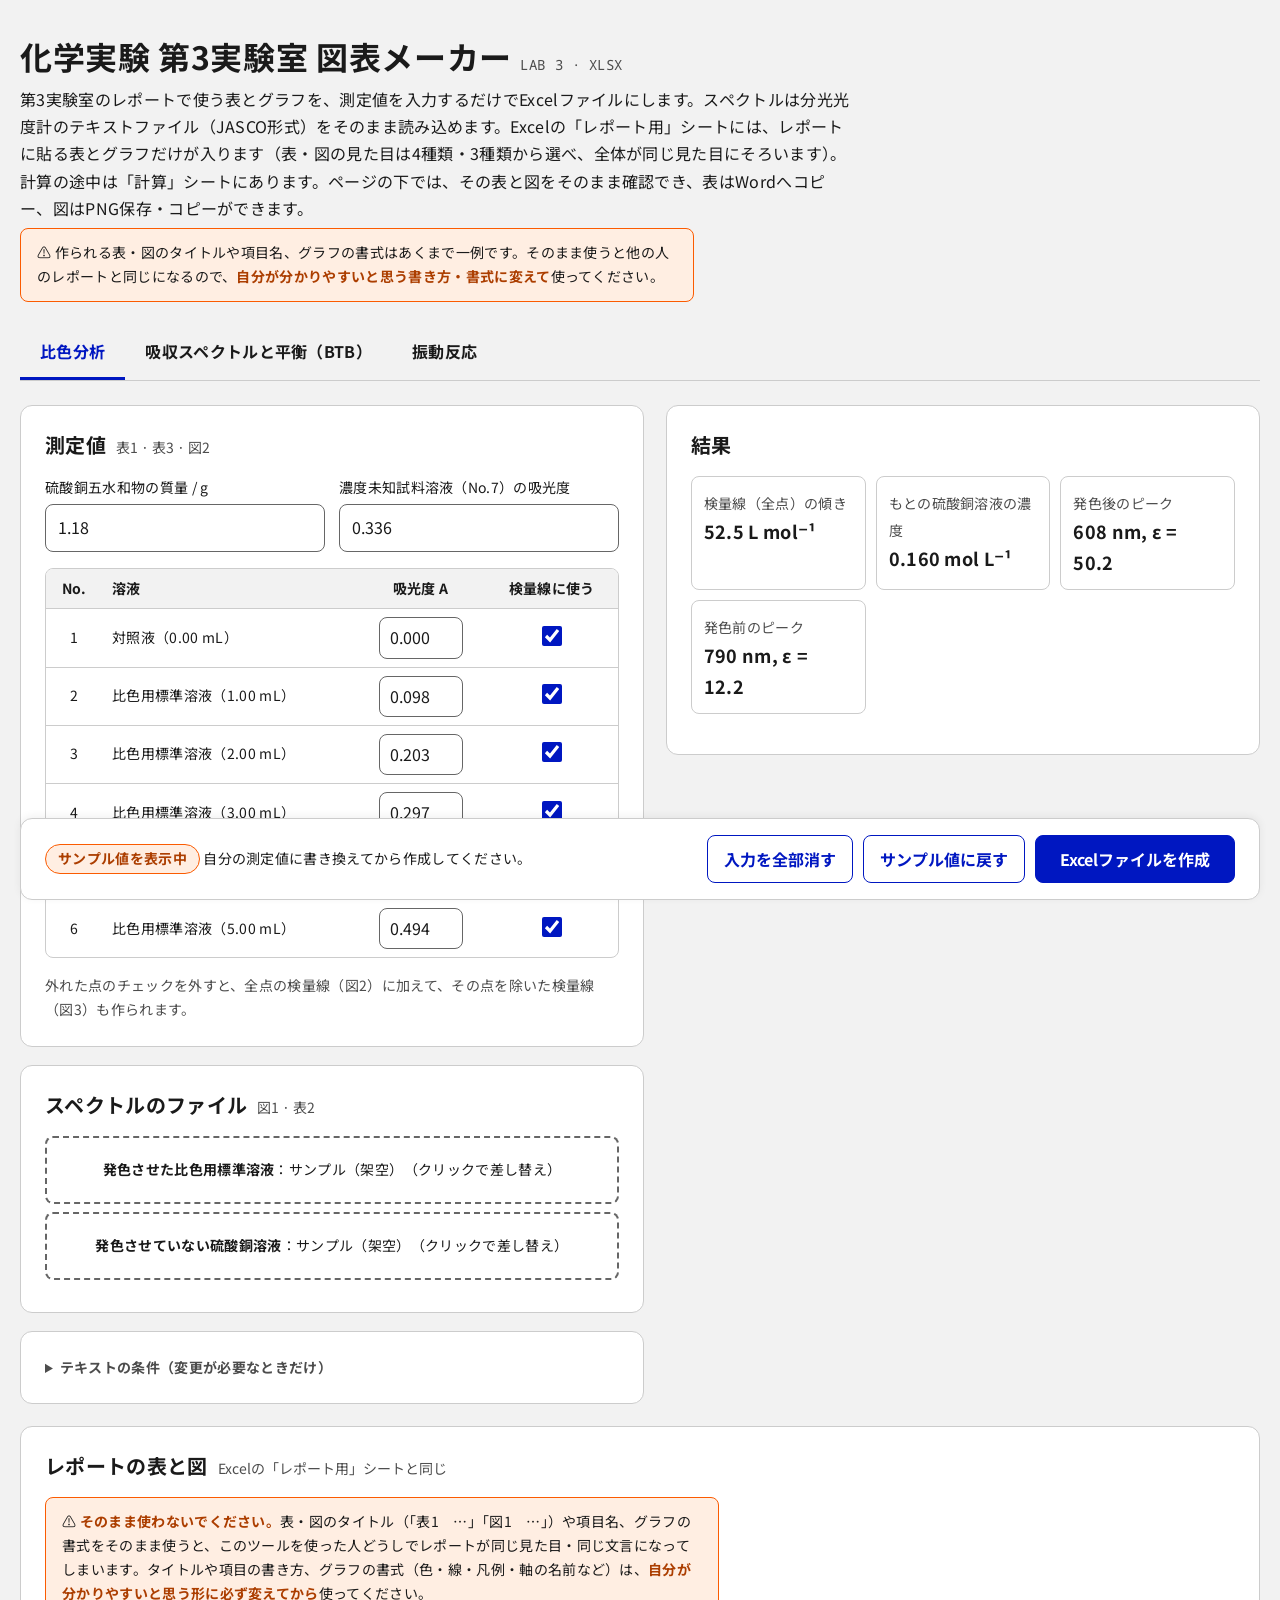
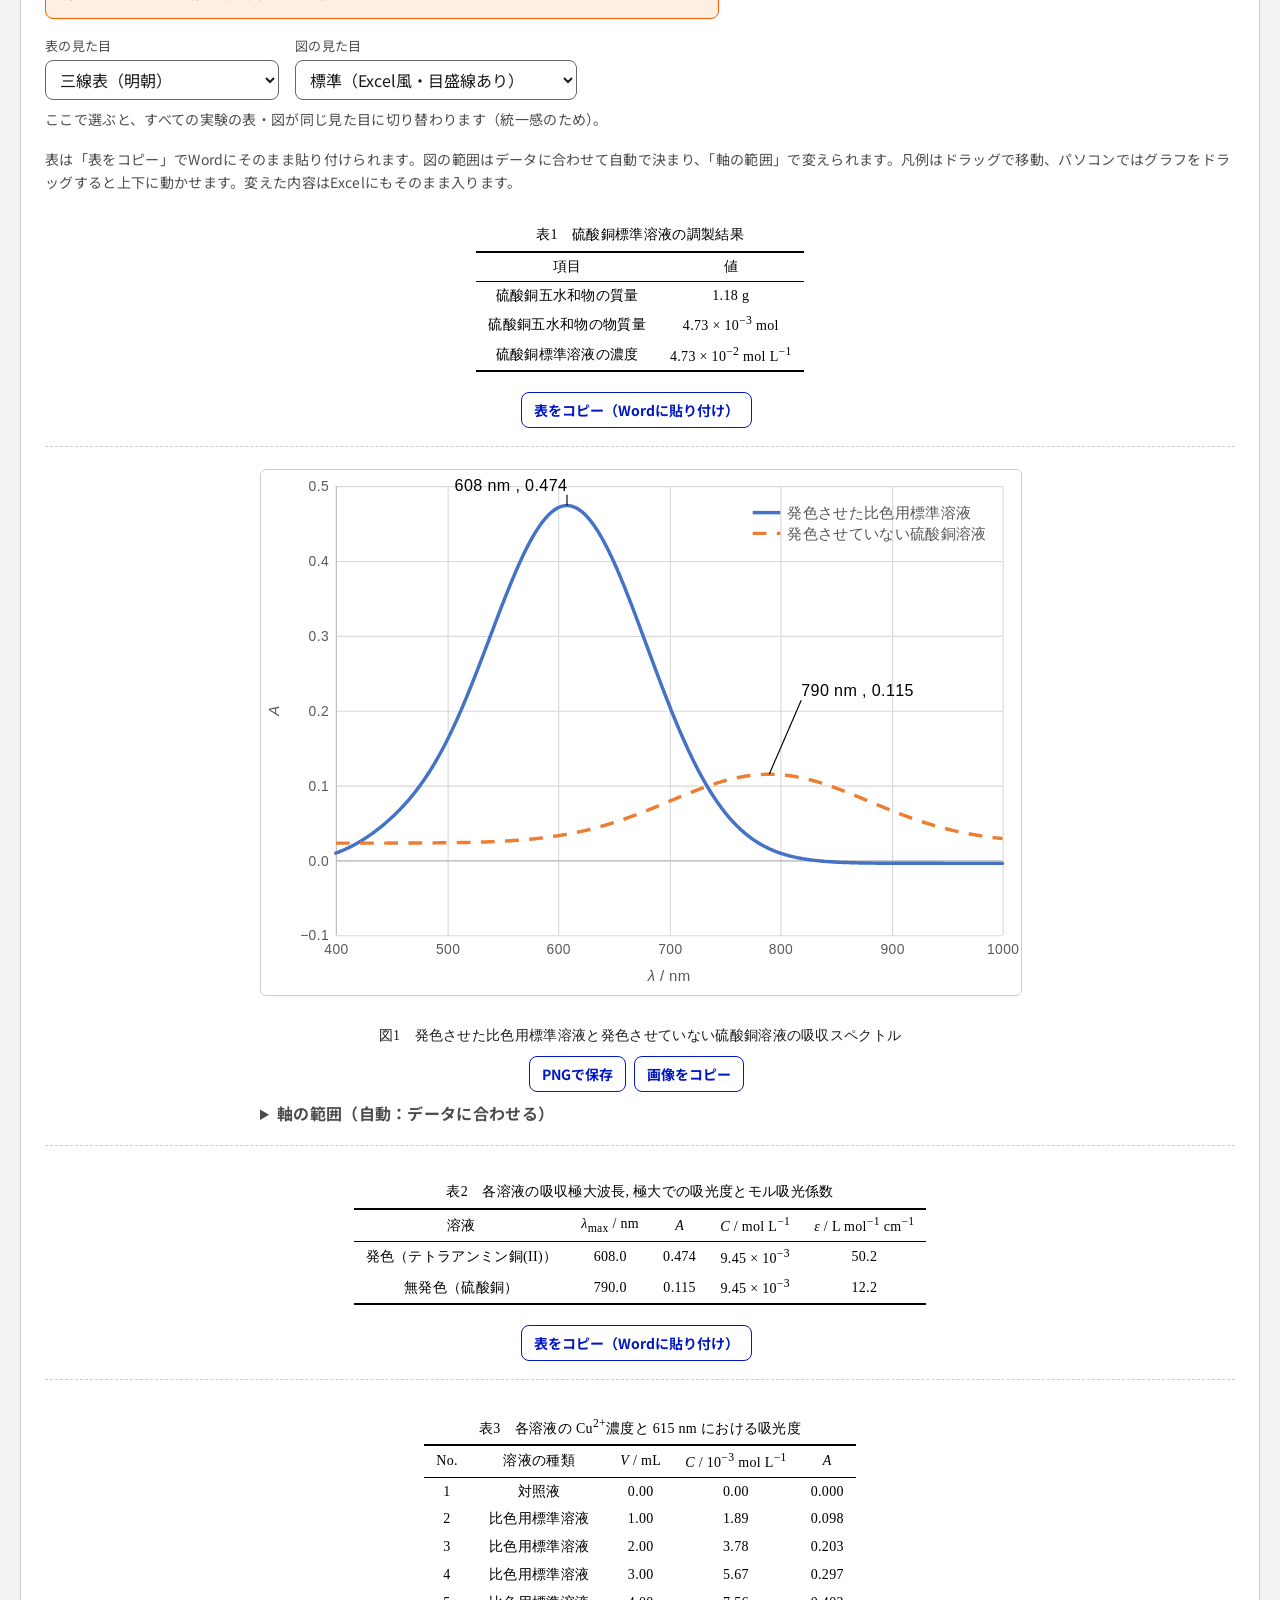
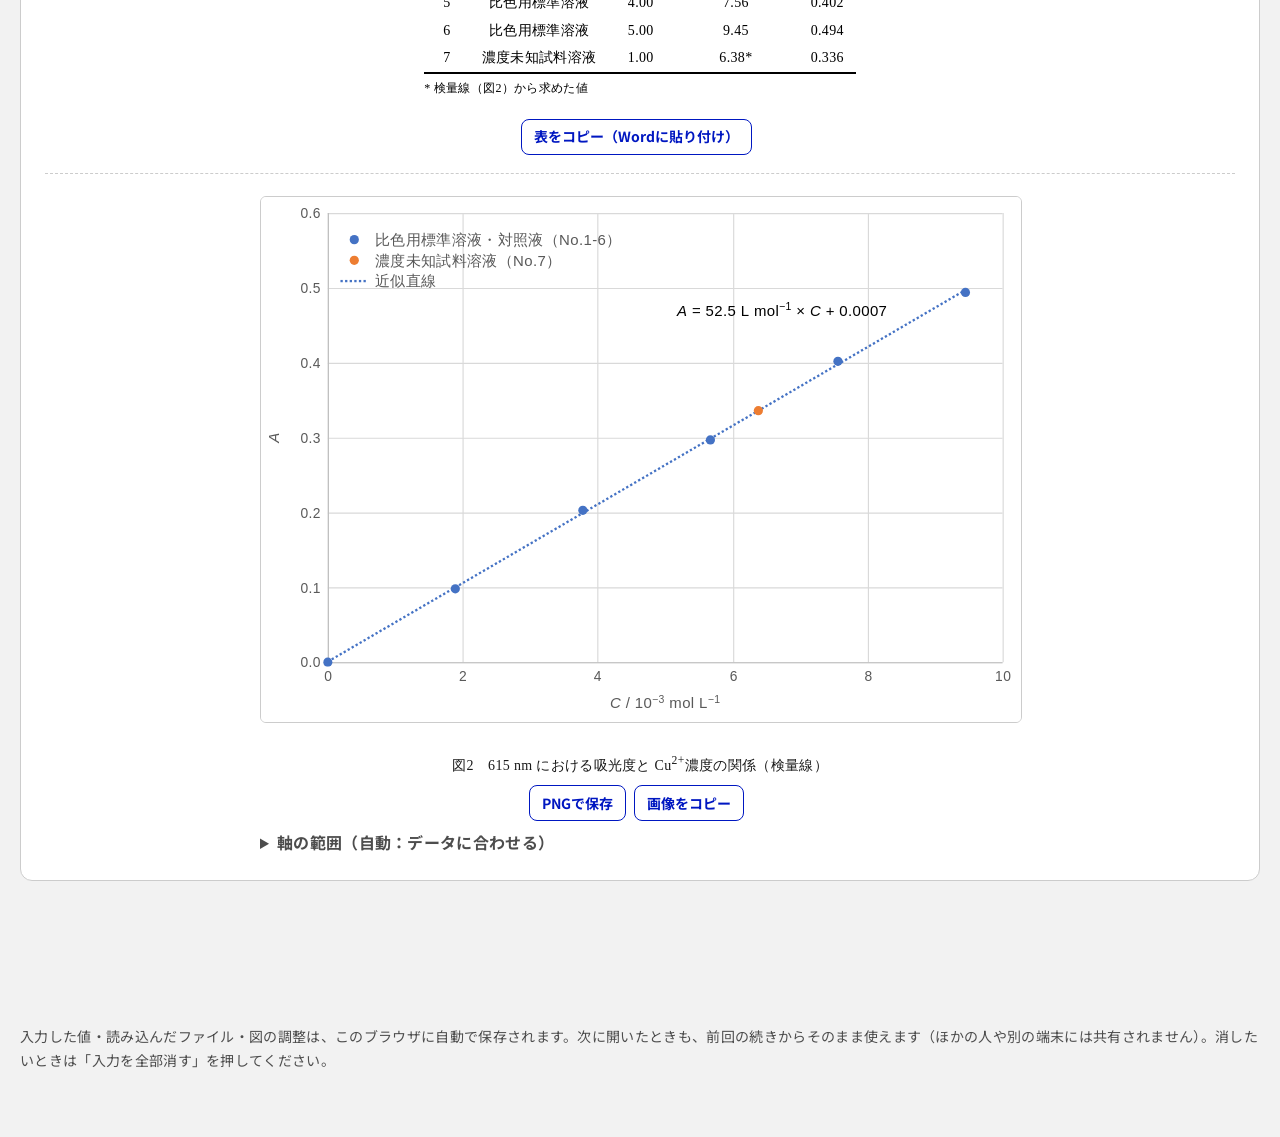
<file: index.html>
<!doctype html><html lang="ja"><head><meta charset="utf-8"><meta name="viewport" content="width=device-width,initial-scale=1"></head><body><title>化学実験 第3実験室 図表メーカー</title>
<meta name="claude:viewport-fit-sides" content="cover">
<link rel="preconnect" href="https://fonts.googleapis.com">
<link rel="stylesheet" href="https://fonts.googleapis.com/css2?family=Noto+Sans+JP:wght@400;700&family=Noto+Sans+Mono:wght@400&display=swap">
<style>
/* layout: one working column — tabs per experiment, inputs left / live preview right, export bar at the bottom */
:root{
 --paper:#F6F8F7; --card:#FFFFFF; --ink:#1E2B2C; --muted:#5E6F70; --line:#D5DFDD;
 --accent:#2F5D62; --accent-ink:#FFFFFF; --soft:#E6EFED; --warn:#9A5B12; --warn-bg:#FBF1E2; --bad:#A63A2E;
 --c1:#2F5D62; --c2:#C0392B; --c3:#D9822B; --c4:#3A6EA5; --grid:#E3EAE8;
 --f-body:"BIZ UDPGothic","Hiragino Sans","Yu Gothic UI","Meiryo",sans-serif;
 --f-mono:"IBM Plex Mono",ui-monospace,"SFMono-Regular",Menlo,Consolas,monospace;
}
body{background:var(--paper);color:var(--ink);font-family:var(--f-body);font-size:15px;line-height:1.65}
.wrap{max-width:1180px;margin:0 auto;padding-left:max(16px,env(safe-area-inset-left,0px));padding-right:max(16px,env(safe-area-inset-right,0px));padding-block:28px 56px;display:grid;gap:22px}
header{display:grid;gap:6px}
h1{font-size:clamp(22px,3.2vw,30px);margin:0;letter-spacing:.02em;text-wrap:balance}
h1 small{font-family:var(--f-mono);font-size:.5em;font-weight:500;color:var(--muted);margin-left:.6em;letter-spacing:.06em}
.lead{margin:0;color:var(--muted);max-width:68ch}
nav{display:flex;gap:6px;flex-wrap:wrap;border-bottom:1px solid var(--line)}
nav a{padding:10px 14px;text-decoration:none;color:var(--muted);border-bottom:3px solid transparent;margin-bottom:-1px;font-weight:700}
nav a[aria-current="page"]{color:var(--ink);border-color:var(--accent)}
nav a:focus-visible,button:focus-visible,input:focus-visible,select:focus-visible{outline:2px solid var(--accent);outline-offset:2px}
[hidden]{display:none!important}
.wide{grid-column:1/-1}
.caution{margin:0;font-size:13px;color:var(--warn);background:var(--warn-bg);border-radius:8px;padding:8px 12px;max-width:80ch}
.caution b{color:var(--warn)}
.style-pick{display:flex;flex-wrap:wrap;gap:8px 16px;align-items:end}
.style-pick label{display:grid;gap:3px;font-size:13px;color:var(--muted)}
.style-pick select{width:auto}
.style-pick .hint{flex-basis:100%}

.rep{display:grid;gap:22px}
.rep-item{display:grid;gap:8px;justify-items:center;padding-bottom:18px;border-bottom:1px dashed var(--line)}
.rep-item:last-child{border-bottom:none;padding-bottom:0}
.rep-tbl{max-width:100%;overflow-x:auto;background:#fff;color:#000;padding:12px 16px;border-radius:6px;font-family:"Yu Mincho","YuMincho","Hiragino Mincho ProN",serif}
.rep-tbl table{border-collapse:collapse;margin:0 auto;width:auto;font-size:14px}
.rep-tbl th,.rep-tbl td{background:none;color:#000;font-weight:400;border:0;padding:2px 12px;white-space:nowrap;text-align:center;font-size:14px}
.rep-tbl .cap{margin:0 0 4px;text-align:center;font-size:14px}
.rep-tbl .note{margin:4px 0 0;font-size:12px}
.rep-fig{width:100%;max-width:760px}
.rep-fig canvas{width:100%;height:auto;border:1px solid var(--line);border-radius:6px;background:#fff;touch-action:pan-y}
.rep-item>.cap{margin:0;font-size:14px;font-family:"Yu Mincho","YuMincho","Hiragino Mincho ProN",serif;text-align:center}
.rep-act{display:flex;gap:8px;flex-wrap:wrap;align-items:center;justify-content:center}
.rep-msg{font-size:12px;color:var(--accent)}
.rep-fig{position:relative}
.rep-fig .readout{display:block;text-align:right;min-height:18px;font-family:var(--f-mono);font-size:12px;color:var(--muted);padding:2px 4px 0;pointer-events:none;opacity:1;transition:opacity .6s ease}
.rep-fig .readout[hidden]{display:block!important;visibility:hidden}
.rep-fig .readout.fade{opacity:0}
.rep-ax{width:100%;max-width:760px;font-size:13px}
.rep-ax summary{cursor:pointer;color:var(--muted);font-weight:700}
.ax-row{display:grid;grid-template-columns:auto repeat(3,minmax(0,1fr)) auto;gap:6px 8px;align-items:end;margin-top:8px}
.ax-row label{display:grid;gap:2px;font-size:12px;color:var(--muted)}
.ax-lab{font-weight:700;padding-bottom:8px}
.btn.icon{padding:5px 10px;font-size:12px;font-weight:400}
.btn[disabled]{opacity:.5;cursor:default}
@media (max-width:600px){.ax-row{grid-template-columns:repeat(3,minmax(0,1fr))}.ax-lab{grid-column:1/-1;padding:0}.ax-row .btn{grid-column:1/-1}}
@media (max-width:600px){.rep-tbl{padding:8px 6px}.rep-tbl table,.rep-tbl th,.rep-tbl td,.rep-tbl .cap{font-size:12px!important}.rep-tbl th,.rep-tbl td{padding:2px 6px!important}.rep-tbl .cap{white-space:normal}}

.panel{display:grid;grid-template-columns:minmax(0,1.05fr) minmax(0,1fr);gap:22px;align-items:start}
@media (max-width:860px){.panel{grid-template-columns:1fr}}
.col{display:grid;gap:18px;min-width:0}
section.box{background:var(--card);border:1px solid var(--line);border-radius:10px;padding:16px 18px;display:grid;gap:12px;min-width:0}
h2{font-size:16px;margin:0;display:flex;align-items:baseline;gap:10px;flex-wrap:wrap}
h2 .tag{font-family:var(--f-mono);font-size:11px;font-weight:500;letter-spacing:.08em;color:var(--muted);text-transform:uppercase}
.hint{font-size:13px;color:var(--muted);margin:0}
.grid2{display:grid;grid-template-columns:repeat(auto-fit,minmax(170px,1fr));gap:10px 14px}
label.f{display:grid;gap:3px;font-size:13px;color:var(--muted)}
input[type=number],input[type=text],select{font:inherit;font-family:var(--f-mono);font-size:14px;color:var(--ink);background:var(--paper);border:1px solid var(--line);border-radius:6px;padding:6px 8px;width:100%;min-width:0;box-sizing:border-box}
input[type=checkbox]{accent-color:var(--accent);width:16px;height:16px}
.tbl{overflow-x:auto;border:1px solid var(--line);border-radius:8px}
table{border-collapse:collapse;width:100%;font-variant-numeric:tabular-nums}
th,td{padding:6px 8px;border-bottom:1px solid var(--line);text-align:center;font-size:13px;white-space:nowrap}
th{background:var(--soft);font-weight:700;color:var(--ink)}
tr:last-child td{border-bottom:none}
td input[type=number],td input[type=text]{width:84px}
td.l,th.l{text-align:left}
.mono{font-family:var(--f-mono)}
.btn{font:inherit;font-weight:700;border:1px solid var(--line);background:var(--card);color:var(--ink);border-radius:8px;padding:8px 14px;cursor:pointer}
.btn:hover{border-color:var(--accent)}
.btn.primary{background:var(--accent);color:var(--accent-ink);border-color:var(--accent);padding:11px 18px;font-size:15px}
.btn.small{padding:4px 10px;font-size:13px;font-weight:400}
.row{display:flex;gap:10px;flex-wrap:wrap;align-items:center}
.drop{border:1.5px dashed var(--line);border-radius:8px;padding:14px;text-align:center;color:var(--muted);font-size:13px;cursor:pointer;background:var(--paper)}
.drop.over{border-color:var(--accent);color:var(--ink)}
.chip{display:inline-flex;align-items:center;gap:6px;font-size:12px;padding:2px 10px;border-radius:999px;background:var(--warn-bg);color:var(--warn);font-weight:700}
.chip.ok{background:var(--soft);color:var(--accent)}
.results{display:grid;grid-template-columns:repeat(auto-fit,minmax(150px,1fr));gap:10px}
.kv{border:1px solid var(--line);border-radius:8px;padding:8px 10px;background:var(--paper);min-width:0}
.kv b{display:block;font-family:var(--f-mono);font-size:15px;font-weight:500;color:var(--ink);overflow-wrap:anywhere}
.kv span{font-size:12px;color:var(--muted)}
canvas{width:100%;height:auto;display:block;background:var(--card);border:1px solid var(--line);border-radius:8px}
.msg{font-size:13px;margin:0}
@media (pointer:coarse),(max-width:600px){input[type=number],input[type=text],select{font-size:16px}}
.msg.err{color:var(--bad)} .msg.warn{color:var(--warn)}
.bar{position:sticky;bottom:0;background:var(--card);border:1px solid var(--line);border-radius:10px;padding:12px 16px;display:flex;gap:12px;flex-wrap:wrap;align-items:center;justify-content:space-between;padding-bottom:calc(12px + env(safe-area-inset-bottom,0px))}
.bar p{margin:0;font-size:13px;color:var(--muted);min-width:0;flex:1 1 260px}
@media (max-width:600px){.bar{position:static}}
footer{font-size:12px;color:var(--muted)}
footer p{margin:4px 0;max-width:80ch}
details.box>summary{cursor:pointer;font-weight:700;font-size:14px;color:var(--muted)}
details.box[open]>summary{color:var(--ink)}
.swatch{display:inline-block;width:12px;height:12px;border-radius:3px;vertical-align:-1px;margin-right:6px;border:1px solid rgba(0,0,0,.15)}
.sr{position:absolute;width:1px;height:1px;overflow:hidden;clip:rect(0 0 0 0)}
@media (prefers-reduced-motion:no-preference){.btn{transition:border-color .15s}}
/* ===== shared look for both tools, following the Digital Agency Design System (デジタル庁デザインシステム, DADS) =====
   tokens: key color Blue 900 #0017C1 (hover Blue 1000 #00118F, active Blue 1200 #000060), text Solid Gray 900 #1A1A1A,
   input border Solid Gray 600 #666666, error #EC0000, success #197A4B, focus = 4px black outline + 2px yellow #FFD43D,
   Noto Sans JP, body 16px / 1.7, radius 8px, buttons 48px (M) / 36px (S), inputs 48px.  Light theme only (as DADS). */
:root{color-scheme:light;
 --paper:#F2F2F2; --card:#FFFFFF; --ink:#1A1A1A; --muted:#4D4D4D; --line:#CCCCCC; --line-strong:#666666;
 --accent:#0017C1; --accent-hover:#00118F; --accent-active:#000060; --accent-ink:#FFFFFF; --soft:#E8F1FE;
 --warn:#AC3E00; --warn-bg:#FFEEE2; --warn-line:#FB5B01; --bad:#EC0000; --ok:#197A4B; --info-line:#7096F8;
 --f-body:"Noto Sans JP",-apple-system,BlinkMacSystemFont,"Hiragino Sans","Yu Gothic UI","Meiryo",sans-serif;
 --f-mono:"Noto Sans Mono","Noto Sans JP",ui-monospace,Menlo,Consolas,monospace;}
html{background:var(--paper)}
body{background:var(--paper);color:var(--ink);font-family:var(--f-body);font-size:16px;line-height:1.7;letter-spacing:.02em;margin:0;font-variant-numeric:tabular-nums}
.wrap{gap:24px;padding-block:32px 64px}
h1{font-size:clamp(24px,3vw,32px);line-height:1.5;font-weight:700;letter-spacing:.02em}
h1 small{font-family:var(--f-mono);font-size:14px;font-weight:400;color:var(--muted);letter-spacing:.04em}
h2{font-size:20px;line-height:1.5;font-weight:700}
h2 .tag{font-family:var(--f-body);font-size:14px;font-weight:400;letter-spacing:0;text-transform:none;color:var(--muted)}
.lead{font-size:16px;color:var(--ink);max-width:52rem}
a,.lead a{color:var(--accent);text-decoration:underline;text-underline-offset:3px}
a:hover{color:var(--accent-hover);text-decoration-thickness:3px}
a:active{color:var(--accent-active)}
/* focus (DADS): black 4px outline, 2px offset, yellow 2px ring */
a:focus-visible,button:focus-visible,input:focus-visible,select:focus-visible,summary:focus-visible,.drop:focus-visible,[tabindex]:focus-visible{outline:4px solid #000;outline-offset:2px;box-shadow:0 0 0 2px #FFD43D;border-radius:4px}
/* panels */
section.box,details.box{background:var(--card);border:1px solid var(--line);border-radius:12px;padding:24px;gap:16px}
@media (max-width:600px){section.box,details.box{padding:16px}}
.hint{font-size:14px;line-height:1.7;color:var(--muted)}
label.f{font-size:14px;color:var(--ink);gap:4px}
/* form controls */
input[type=number],input[type=text],select{font-family:var(--f-body);font-size:16px;color:var(--ink);background:#fff;border:1px solid var(--line-strong);border-radius:8px;padding:8px 12px;min-height:48px;box-sizing:border-box}
input[type=number]:hover,input[type=text]:hover,select:hover{border-color:var(--ink)}
td input[type=number],td input[type=text],.ax-row input,.s input[type=text],.s select,.style-pick select,#look,#scheme{min-height:40px;padding:6px 10px}
input[type=checkbox]{accent-color:var(--accent);width:20px;height:20px}
input[type=color]{width:40px;height:40px;border:1px solid var(--line-strong);border-radius:8px}
/* buttons (DADS: solid-fill / outline / text) */
.btn{font-family:var(--f-body);font-size:16px;font-weight:700;line-height:1.3;min-height:48px;padding:8px 16px;border-radius:8px;border:1px solid var(--accent);background:#fff;color:var(--accent);cursor:pointer;display:inline-flex;align-items:center;justify-content:center;gap:6px;text-decoration:none}
.btn:hover{background:var(--soft);border-color:var(--accent-hover);color:var(--accent-hover);text-decoration:underline}
.btn:active{background:#C5D7FB;color:var(--accent-active);border-color:var(--accent-active)}
.btn.primary{background:var(--accent);color:#fff;border-color:var(--accent);padding:8px 24px;font-size:16px}
.btn.primary:hover{background:var(--accent-hover);border-color:var(--accent-hover);color:#fff}
.btn.primary:active{background:var(--accent-active);border-color:var(--accent-active)}
.btn.small{min-height:36px;padding:4px 12px;font-size:14px;font-weight:700}
.btn.icon{min-height:36px;padding:4px 10px;font-size:14px;font-weight:700}
.btn[disabled],.btn[disabled]:hover{background:#F2F2F2;color:#999;border-color:#CCCCCC;cursor:default;text-decoration:none;opacity:1}
/* segmented choice */
.seg{border:1px solid var(--accent);border-radius:8px}
.seg button{font-family:var(--f-body);font-size:14px;font-weight:700;color:var(--accent);background:#fff;min-height:40px;padding:6px 12px;border-right:1px solid var(--accent)}
.seg button:last-child{border-right:0}
.seg button:hover{background:var(--soft)}
.seg button[aria-pressed="true"]{background:var(--accent);color:#fff}
/* tabs */
nav{border-bottom:1px solid var(--line);gap:0}
nav a{color:var(--ink);text-decoration:none;font-size:16px;font-weight:700;padding:12px 20px;border-bottom:4px solid transparent}
nav a:hover{color:var(--accent);text-decoration:underline}
nav a[aria-current="page"]{color:var(--accent);border-bottom-color:var(--accent)}
/* tables in the UI */
.tbl{border:1px solid var(--line);border-radius:8px}
th,td{font-size:14px;padding:8px 10px;border-bottom:1px solid var(--line)}
th{background:#F2F2F2;color:var(--ink);font-weight:700}
/* file drop */
.drop{border:2px dashed var(--line-strong);background:#fff;color:var(--ink);font-size:14px;border-radius:8px;padding:20px}
.drop:hover{border-color:var(--accent);background:var(--soft)}
.drop.over{border-color:var(--accent);background:var(--soft);color:var(--ink)}
/* messages & banners */
.msg{font-size:14px}
.msg.err{color:var(--bad)} .msg.warn{color:var(--warn)}
.caution{font-size:14px;line-height:1.7;color:var(--ink);background:var(--warn-bg);border:1px solid var(--warn-line);border-radius:8px;padding:12px 16px}
.caution b{color:var(--warn)}
.pcnote,.hint.how{font-size:14px;line-height:1.7;color:var(--ink);background:var(--soft);border:1px solid var(--info-line);border-radius:8px;padding:12px 16px}
.pcnote b,.hint.how b{color:var(--accent)}
.chip{font-size:14px;padding:2px 12px;background:var(--warn-bg);color:var(--warn);border:1px solid var(--warn-line)}
.chip.ok{background:var(--soft);color:var(--accent);border-color:var(--info-line)}
/* result cards */
.kv{background:#fff;border:1px solid var(--line);border-radius:8px;padding:12px}
.kv span{font-size:14px;color:var(--muted)}
.kv b{font-family:var(--f-body);font-size:18px;font-weight:700}
/* bottom action bar */
.bar{background:#fff;border:1px solid var(--line);border-radius:12px;padding:16px 24px;box-shadow:0 -2px 8px rgba(0,0,0,.06)}
.bar p{font-size:14px;color:var(--ink)}
details>summary{font-size:16px;font-weight:700;color:var(--accent);cursor:pointer}
details>summary:hover{text-decoration:underline}
.readout{font-family:var(--f-mono)}
.empty{color:var(--muted);font-size:14px}
.wrap{max-width:1240px}
nav{flex-wrap:nowrap;overflow-x:auto;scrollbar-width:thin}
nav a{white-space:nowrap;flex:none}
@media (max-width:600px){nav a{padding:10px 14px;font-size:15px}.btn.primary{padding:8px 16px}}

</style>

<div class="wrap">
<header>
 <h1>化学実験 第3実験室 図表メーカー<small>LAB 3 · XLSX</small></h1>
 <p class="lead">第3実験室のレポートで使う表とグラフを、測定値を入力するだけでExcelファイルにします。スペクトルは分光光度計のテキストファイル（JASCO形式）をそのまま読み込めます。Excelの「レポート用」シートには、レポートに貼る表とグラフだけが入ります（表・図の見た目は4種類・3種類から選べ、全体が同じ見た目にそろいます）。計算の途中は「計算」シートにあります。ページの下では、その表と図をそのまま確認でき、表はWordへコピー、図はPNG保存・コピーができます。</p>
 <p class="caution">⚠ 作られる表・図のタイトルや項目名、グラフの書式はあくまで一例です。そのまま使うと他の人のレポートと同じになるので、<b>自分が分かりやすいと思う書き方・書式に変えて</b>使ってください。</p>
</header>

<nav aria-label="実験の切り替え">
 <a href="#colorimetry" data-tab="colorimetry">比色分析</a>
 <a href="#btb" data-tab="btb">吸収スペクトルと平衡（BTB）</a>
 <a href="#oscillation" data-tab="oscillation">振動反応</a>
</nav>

<!-- ============ 比色分析 ============ -->
<div class="panel" id="p-colorimetry">
 <div class="col">
  <section class="box">
   <h2>測定値<span class="tag">表1 · 表3 · 図2</span></h2>
   <div class="grid2"><label class="f">硫酸銅五水和物の質量 / g<input id="c-mass" type="number" step="0.01"></label>
    <label class="f">濃度未知試料溶液（No.7）の吸光度<input id="c-Aunk" type="number" step="0.001"></label></div>
   <div class="tbl"><table><thead><tr><th>No.</th><th class="l">溶液</th><th>吸光度 A</th><th>検量線に使う</th></tr></thead><tbody id="c-rows"></tbody></table></div>
   <p class="hint">外れた点のチェックを外すと、全点の検量線（図2）に加えて、その点を除いた検量線（図3）も作られます。</p>
  </section>
  <section class="box">
   <h2>スペクトルのファイル<span class="tag">図1 · 表2</span></h2>
   <div id="c-spec"></div>
  </section>
  <details class="box">
   <summary>テキストの条件（変更が必要なときだけ）</summary>
   <div class="grid2" style="margin-top:12px">
    <label class="f">式量 / g mol⁻¹<input id="c-M" type="number" step="0.1"></label>
    <label class="f">標準溶液の体積 / mL<input id="c-vstd" type="number" step="1"></label>
    <label class="f">比色用メスフラスコ / mL<input id="c-vflask" type="number" step="1"></label>
    <label class="f">未知試料の採取量 / mL<input id="c-vunk" type="number" step="0.01"></label>
    <label class="f">セル長 / cm<input id="c-l" type="number" step="0.01"></label>
    <label class="f">測定波長 / nm<input id="c-wl" type="number" step="1"></label>
    <label class="f">No.1〜6 の標準溶液 / mL<input id="c-Vs" type="text"></label>
    <label class="f">スペクトル用の標準溶液 / mL<input id="c-Vspec" type="number" step="0.01"></label>
   </div>
  </details>
 </div>
 <div class="col">
  <section class="box">
   <h2>結果</h2>
   <div class="results" id="c-res"></div>
   <p class="msg" id="c-msg"></p>
  </section>
 </div>
 <section class="box wide">
  <h2>レポートの表と図<span class="tag">Excelの「レポート用」シートと同じ</span></h2>
  <p class="caution">⚠ <b>そのまま使わないでください。</b>表・図のタイトル（「表1　…」「図1　…」）や項目名、グラフの書式をそのまま使うと、このツールを使った人どうしでレポートが同じ見た目・同じ文言になってしまいます。タイトルや項目の書き方、グラフの書式（色・線・凡例・軸の名前など）は、<b>自分が分かりやすいと思う形に必ず変えてから</b>使ってください。</p>
  <div class="style-pick"><label>表の見た目<select class="ts-pick"><option value="three">三線表（明朝）</option><option value="lines">横罫線（明朝）</option><option value="grid">格子（明朝）</option><option value="shade">見出し網掛け（ゴシック）</option></select></label>
   <label>図の見た目<select class="cs-pick"><option value="office">標準（Excel風・目盛線あり）</option><option value="paper">論文風（枠と目盛、目盛線なし）</option><option value="mono">白黒（線種と記号で区別）</option></select></label>
   <span class="hint">ここで選ぶと、すべての実験の表・図が同じ見た目に切り替わります（統一感のため）。</span></div>
  <p class="hint">表は「表をコピー」でWordにそのまま貼り付けられます。図の範囲はデータに合わせて自動で決まり、「軸の範囲」で変えられます。凡例はドラッグで移動、パソコンではグラフをドラッグすると上下に動かせます。変えた内容はExcelにもそのまま入ります。</p>
  <div class="rep" id="c-rep"></div>
 </section>
</div>

<!-- ============ BTB ============ -->
<div class="panel" id="p-btb" hidden>
 <div class="col">
  <section class="box">
   <h2>スペクトルのファイルとpH<span class="tag">図1–3 · 表1–4</span></h2>
   <div class="drop" id="b-drop" tabindex="0" role="button">pHごとのファイルをまとめてドラッグ、またはクリックして選択<input id="b-file" type="file" multiple accept=".txt,.TXT,.csv" class="sr"></div>
   <p class="hint">pHを入れると、グラフの線がその pH での BTB の色（黄 → 緑 → 青）になります。溶液の色を書くと表1に列が追加されます。</p>
   <div class="tbl"><table><thead><tr><th class="l">ファイル</th><th>pH</th><th>溶液の色（任意）</th><th>計算に使う</th><th><button class="btn small" id="b-clear" type="button">全部削除</button></th></tr></thead><tbody id="b-rows"></tbody></table></div>
  </section>
  <details class="box">
   <summary>テキストの条件（変更が必要なときだけ）</summary>
   <div class="grid2" style="margin-top:12px">
    <label class="f">BTB原液の濃度 / mmol L⁻¹<input id="b-stock" type="number" step="0.01"></label>
    <label class="f">原液の採取量 / mL<input id="b-aliq" type="number" step="0.01"></label>
    <label class="f">メスフラスコ / mL<input id="b-flask" type="number" step="0.1"></label>
    <label class="f">セル長 / cm<input id="b-l" type="number" step="0.01"></label>
    <label class="f">解析波長 λ1 / nm<input id="b-w1" type="number" step="1"></label>
    <label class="f">解析波長 λ2 / nm<input id="b-w2" type="number" step="1"></label>
    <label class="f">極大を探す範囲1 / nm<input id="b-r1" type="text"></label>
    <label class="f">極大を探す範囲2 / nm<input id="b-r2" type="text"></label>
    <label class="f">等吸収点を探す範囲 / nm<input id="b-ri" type="text"></label>
   </div>
  </details>
 </div>
 <div class="col">
  <section class="box">
   <h2>結果</h2>
   <div class="results" id="b-res"></div>
   <p class="msg" id="b-msg"></p>
  </section>
 </div>
 <section class="box wide">
  <h2>レポートの表と図<span class="tag">Excelの「レポート用」シートと同じ</span></h2>
  <p class="caution">⚠ <b>そのまま使わないでください。</b>表・図のタイトル（「表1　…」「図1　…」）や項目名、グラフの書式をそのまま使うと、このツールを使った人どうしでレポートが同じ見た目・同じ文言になってしまいます。タイトルや項目の書き方、グラフの書式（色・線・凡例・軸の名前など）は、<b>自分が分かりやすいと思う形に必ず変えてから</b>使ってください。</p>
  <div class="style-pick"><label>表の見た目<select class="ts-pick"><option value="three">三線表（明朝）</option><option value="lines">横罫線（明朝）</option><option value="grid">格子（明朝）</option><option value="shade">見出し網掛け（ゴシック）</option></select></label>
   <label>図の見た目<select class="cs-pick"><option value="office">標準（Excel風・目盛線あり）</option><option value="paper">論文風（枠と目盛、目盛線なし）</option><option value="mono">白黒（線種と記号で区別）</option></select></label>
   <span class="hint">ここで選ぶと、すべての実験の表・図が同じ見た目に切り替わります（統一感のため）。</span></div>
  <p class="hint">表は「表をコピー」でWordにそのまま貼り付けられます。図の範囲はデータに合わせて自動で決まり、「軸の範囲」で変えられます。凡例はドラッグで移動、パソコンではグラフをドラッグすると上下に動かせます。変えた内容はExcelにもそのまま入ります。</p>
  <div class="rep" id="b-rep"></div>
 </section>
</div>

<!-- ============ 振動反応 ============ -->
<div class="panel" id="p-oscillation" hidden>
 <div class="col">
  <section class="box">
   <h2>発色の時間<span class="tag">表1</span></h2>
   <p class="hint">反応開始からの時間を入力します。<span class="mono">92</span>（秒）、<span class="mono">1'32"</span>、<span class="mono">1:32</span>、<span class="mono">1分32秒</span> のどれでも読み取れます。1回目が誘導期、振動期は「(最後 − 1回目) ÷ (回数 − 1)」で求めます。</p>
   <div class="row"><label class="f" style="max-width:160px">発色の回数<input id="o-n" type="number" min="3" max="30" step="1"></label>
    <button class="btn small" id="o-add" type="button">温度を追加</button></div>
   <div class="tbl"><table><thead id="o-head"></thead><tbody id="o-rows"></tbody></table></div>
  </section>
 </div>
 <div class="col">
  <section class="box">
   <h2>結果</h2>
   <div class="results" id="o-res"></div>
   <p class="msg" id="o-msg"></p>
  </section>
 </div>
 <section class="box wide">
  <h2>レポートの表と図<span class="tag">Excelの「レポート用」シートと同じ</span></h2>
  <p class="caution">⚠ <b>そのまま使わないでください。</b>表・図のタイトル（「表1　…」「図1　…」）や項目名、グラフの書式をそのまま使うと、このツールを使った人どうしでレポートが同じ見た目・同じ文言になってしまいます。タイトルや項目の書き方、グラフの書式（色・線・凡例・軸の名前など）は、<b>自分が分かりやすいと思う形に必ず変えてから</b>使ってください。</p>
  <div class="style-pick"><label>表の見た目<select class="ts-pick"><option value="three">三線表（明朝）</option><option value="lines">横罫線（明朝）</option><option value="grid">格子（明朝）</option><option value="shade">見出し網掛け（ゴシック）</option></select></label>
   <label>図の見た目<select class="cs-pick"><option value="office">標準（Excel風・目盛線あり）</option><option value="paper">論文風（枠と目盛、目盛線なし）</option><option value="mono">白黒（線種と記号で区別）</option></select></label>
   <span class="hint">ここで選ぶと、すべての実験の表・図が同じ見た目に切り替わります（統一感のため）。</span></div>
  <p class="hint">表は「表をコピー」でWordにそのまま貼り付けられます。図の範囲はデータに合わせて自動で決まり、「軸の範囲」で変えられます。凡例はドラッグで移動、パソコンではグラフをドラッグすると上下に動かせます。変えた内容はExcelにもそのまま入ります。</p>
  <div class="rep" id="o-rep"></div>
 </section>
</div>

<div class="bar">
 <p id="bar-note"></p>
 <div class="row"><button class="btn" id="clear" type="button">入力を全部消す</button><button class="btn" id="sample" type="button">サンプル値に戻す</button><button class="btn primary" id="export" type="button">Excelファイルを作成</button></div>
</div>
<p class="msg" id="save-msg" role="status"></p>
<p class="hint" style="margin-top:-10px">入力した値・読み込んだファイル・図の調整は、このブラウザに自動で保存されます。次に開いたときも、前回の続きからそのまま使えます（ほかの人や別の端末には共有されません）。消したいときは「入力を全部消す」を押してください。</p>

</div>

<script>
/* ---- minimal XLSX writer with native scatter charts (no dependencies) ---- */
const XL=(()=>{
const esc=s=>String(s).replace(/&/g,'&amp;').replace(/</g,'&lt;').replace(/>/g,'&gt;').replace(/"/g,'&quot;');
/* --- zip (store, no compression) --- */
const CRC=(()=>{const t=new Uint32Array(256);for(let n=0;n<256;n++){let c=n;for(let k=0;k<8;k++)c=c&1?0xEDB88320^(c>>>1):c>>>1;t[n]=c>>>0;}return t;})();
const crc32=b=>{let c=0xFFFFFFFF;for(let i=0;i<b.length;i++)c=CRC[(c^b[i])&255]^(c>>>8);return (c^0xFFFFFFFF)>>>0;};
function zip(files){const enc=new TextEncoder();const parts=[],cent=[];let off=0;
 for(const [name,str] of files){const nb=enc.encode(name),db=enc.encode(str),c=crc32(db);
  const h=new DataView(new ArrayBuffer(30));h.setUint32(0,0x04034b50,true);h.setUint16(4,20,true);h.setUint16(6,0x0800,true);h.setUint16(8,0,true);h.setUint16(10,0,true);h.setUint16(12,0x21,true);h.setUint32(14,c,true);h.setUint32(18,db.length,true);h.setUint32(22,db.length,true);h.setUint16(26,nb.length,true);h.setUint16(28,0,true);
  parts.push(new Uint8Array(h.buffer),nb,db);
  const cd=new DataView(new ArrayBuffer(46));cd.setUint32(0,0x02014b50,true);cd.setUint16(4,20,true);cd.setUint16(6,20,true);cd.setUint16(8,0x0800,true);cd.setUint16(10,0,true);cd.setUint16(12,0,true);cd.setUint16(14,0x21,true);cd.setUint32(16,c,true);cd.setUint32(20,db.length,true);cd.setUint32(24,db.length,true);cd.setUint16(28,nb.length,true);cd.setUint32(42,off,true);
  cent.push(new Uint8Array(cd.buffer),nb);off+=30+nb.length+db.length;}
 const csize=cent.reduce((a,b)=>a+b.length,0);const e=new DataView(new ArrayBuffer(22));e.setUint32(0,0x06054b50,true);e.setUint16(8,files.length,true);e.setUint16(10,files.length,true);e.setUint32(12,csize,true);e.setUint32(16,off,true);
 const all=[...parts,...cent,new Uint8Array(e.buffer)];const out=new Uint8Array(all.reduce((a,b)=>a+b.length,0));let p=0;for(const a of all){out.set(a,p);p+=a.length;}return out;}
/* --- cell refs --- */
const col=n=>{let s='';n++;while(n>0){const m=(n-1)%26;s=String.fromCharCode(65+m)+s;n=Math.floor((n-1)/26);}return s;};
const ref=(r,c)=>col(c)+(r+1);
const aref=(sheet,r1,c1,r2,c2)=>`'${sheet}'!$${col(c1)}$${r1+1}`+(r2==null?'':`:$${col(c2)}$${r2+1}`);
/* --- styles --- */
const ST={def:0,head:1,n3:2,n6:3,sci:4,n2:5,n1:6,text:7,n4:8,title:9,note:10,bold:11,sub:12,n0:13,th:14,td:15,tdl:16,cap:17,tn:18,thl:19,tdlt:20,gth:21,gtd:22,sth:23,std:24,stdl:25,scap:26,stn:27,lth:28,ltd:29};
const stylesXml=`<?xml version="1.0" encoding="UTF-8" standalone="yes"?><styleSheet xmlns="http://schemas.openxmlformats.org/spreadsheetml/2006/main"><numFmts count="6"><numFmt numFmtId="164" formatCode="0.000"/><numFmt numFmtId="165" formatCode="0.000000"/><numFmt numFmtId="166" formatCode="0.00E+00"/><numFmt numFmtId="167" formatCode="0.0"/><numFmt numFmtId="168" formatCode="0.0000"/><numFmt numFmtId="169" formatCode="0.00"/></numFmts><fonts count="9"><font><sz val="11"/><name val="Yu Gothic"/><family val="2"/></font><font><b/><sz val="11"/><color rgb="FFFFFFFF"/><name val="Yu Gothic"/><family val="2"/></font><font><b/><sz val="13"/><name val="Yu Gothic"/><family val="2"/></font><font><sz val="9"/><color rgb="FF595959"/><name val="Yu Gothic"/><family val="2"/></font><font><b/><sz val="11"/><name val="Yu Gothic"/><family val="2"/></font><font><sz val="10.5"/><name val="游明朝"/><family val="1"/><charset val="128"/></font><font><sz val="9"/><name val="游明朝"/><family val="1"/><charset val="128"/></font><font><sz val="10.5"/><name val="Yu Gothic"/><family val="2"/><charset val="128"/></font><font><sz val="9"/><name val="Yu Gothic"/><family val="2"/><charset val="128"/></font></fonts><fills count="5"><fill><patternFill patternType="none"/></fill><fill><patternFill patternType="gray125"/></fill><fill><patternFill patternType="solid"><fgColor rgb="FF2F5D62"/><bgColor indexed="64"/></patternFill></fill><fill><patternFill patternType="solid"><fgColor rgb="FFEAF1EF"/><bgColor indexed="64"/></patternFill></fill><fill><patternFill patternType="solid"><fgColor rgb="FFD9D9D9"/><bgColor indexed="64"/></patternFill></fill></fills><borders count="8"><border><left/><right/><top/><bottom/><diagonal/></border><border><left style="thin"><color rgb="FFBFBFBF"/></left><right style="thin"><color rgb="FFBFBFBF"/></right><top style="thin"><color rgb="FFBFBFBF"/></top><bottom style="thin"><color rgb="FFBFBFBF"/></bottom><diagonal/></border><border><left/><right/><top style="medium"><color rgb="FF000000"/></top><bottom style="thin"><color rgb="FF000000"/></bottom><diagonal/></border><border><left/><right/><top/><bottom style="medium"><color rgb="FF000000"/></bottom><diagonal/></border><border><left/><right/><top style="medium"><color rgb="FF000000"/></top><bottom style="medium"><color rgb="FF000000"/></bottom><diagonal/></border><border><left/><right/><top style="thin"><color rgb="FF000000"/></top><bottom style="medium"><color rgb="FF000000"/></bottom><diagonal/></border><border><left style="thin"><color rgb="FF000000"/></left><right style="thin"><color rgb="FF000000"/></right><top style="thin"><color rgb="FF000000"/></top><bottom style="thin"><color rgb="FF000000"/></bottom><diagonal/></border><border><left/><right/><top/><bottom style="thin"><color rgb="FF000000"/></bottom><diagonal/></border></borders><cellStyleXfs count="1"><xf numFmtId="0" fontId="0" fillId="0" borderId="0"/></cellStyleXfs><cellXfs count="30">
<xf numFmtId="0" fontId="0" fillId="0" borderId="0" xfId="0"/>
<xf numFmtId="0" fontId="1" fillId="2" borderId="1" xfId="0" applyFont="1" applyFill="1" applyBorder="1" applyAlignment="1"><alignment horizontal="center" vertical="center" wrapText="1"/></xf>
<xf numFmtId="164" fontId="0" fillId="0" borderId="1" xfId="0" applyNumberFormat="1" applyBorder="1" applyAlignment="1"><alignment horizontal="center"/></xf>
<xf numFmtId="165" fontId="0" fillId="0" borderId="1" xfId="0" applyNumberFormat="1" applyBorder="1" applyAlignment="1"><alignment horizontal="center"/></xf>
<xf numFmtId="166" fontId="0" fillId="0" borderId="1" xfId="0" applyNumberFormat="1" applyBorder="1" applyAlignment="1"><alignment horizontal="center"/></xf>
<xf numFmtId="169" fontId="0" fillId="0" borderId="1" xfId="0" applyNumberFormat="1" applyBorder="1" applyAlignment="1"><alignment horizontal="center"/></xf>
<xf numFmtId="167" fontId="0" fillId="0" borderId="1" xfId="0" applyNumberFormat="1" applyBorder="1" applyAlignment="1"><alignment horizontal="center"/></xf>
<xf numFmtId="0" fontId="0" fillId="0" borderId="1" xfId="0" applyBorder="1" applyAlignment="1"><alignment horizontal="center" vertical="center" wrapText="1"/></xf>
<xf numFmtId="168" fontId="0" fillId="0" borderId="1" xfId="0" applyNumberFormat="1" applyBorder="1" applyAlignment="1"><alignment horizontal="center"/></xf>
<xf numFmtId="0" fontId="2" fillId="0" borderId="0" xfId="0" applyFont="1"/>
<xf numFmtId="0" fontId="3" fillId="0" borderId="0" xfId="0" applyFont="1"/>
<xf numFmtId="0" fontId="4" fillId="3" borderId="1" xfId="0" applyFont="1" applyFill="1" applyBorder="1" applyAlignment="1"><alignment horizontal="left" vertical="center"/></xf>
<xf numFmtId="0" fontId="4" fillId="0" borderId="0" xfId="0" applyFont="1"/>
<xf numFmtId="1" fontId="0" fillId="0" borderId="1" xfId="0" applyNumberFormat="1" applyBorder="1" applyAlignment="1"><alignment horizontal="center"/></xf>
<xf numFmtId="0" fontId="5" fillId="0" borderId="2" xfId="0" applyFont="1" applyBorder="1" applyAlignment="1"><alignment horizontal="center" vertical="center"/></xf>
<xf numFmtId="0" fontId="5" fillId="0" borderId="0" xfId="0" applyFont="1" applyAlignment="1"><alignment horizontal="center" vertical="center"/></xf>
<xf numFmtId="0" fontId="5" fillId="0" borderId="3" xfId="0" applyFont="1" applyBorder="1" applyAlignment="1"><alignment horizontal="center" vertical="center"/></xf>
<xf numFmtId="0" fontId="5" fillId="0" borderId="0" xfId="0" applyFont="1" applyAlignment="1"><alignment horizontal="center" vertical="center"/></xf>
<xf numFmtId="0" fontId="6" fillId="0" borderId="0" xfId="0" applyFont="1" applyAlignment="1"><alignment horizontal="left" vertical="center"/></xf>
<xf numFmtId="0" fontId="5" fillId="0" borderId="4" xfId="0" applyFont="1" applyBorder="1" applyAlignment="1"><alignment horizontal="center" vertical="center"/></xf>
<xf numFmtId="0" fontId="5" fillId="0" borderId="5" xfId="0" applyFont="1" applyBorder="1" applyAlignment="1"><alignment horizontal="center" vertical="center"/></xf>
<xf numFmtId="0" fontId="5" fillId="0" borderId="6" xfId="0" applyFont="1" applyBorder="1" applyFill="1" applyAlignment="1"><alignment horizontal="center" vertical="center"/></xf>
<xf numFmtId="0" fontId="5" fillId="0" borderId="6" xfId="0" applyFont="1" applyBorder="1" applyFill="1" applyAlignment="1"><alignment horizontal="center" vertical="center"/></xf>
<xf numFmtId="0" fontId="7" fillId="4" borderId="2" xfId="0" applyFont="1" applyBorder="1" applyFill="1" applyAlignment="1"><alignment horizontal="center" vertical="center"/></xf>
<xf numFmtId="0" fontId="7" fillId="0" borderId="0" xfId="0" applyFont="1" applyBorder="1" applyFill="1" applyAlignment="1"><alignment horizontal="center" vertical="center"/></xf>
<xf numFmtId="0" fontId="7" fillId="0" borderId="3" xfId="0" applyFont="1" applyBorder="1" applyFill="1" applyAlignment="1"><alignment horizontal="center" vertical="center"/></xf>
<xf numFmtId="0" fontId="7" fillId="0" borderId="0" xfId="0" applyFont="1" applyBorder="1" applyFill="1" applyAlignment="1"><alignment horizontal="center" vertical="center"/></xf>
<xf numFmtId="0" fontId="8" fillId="0" borderId="0" xfId="0" applyFont="1" applyAlignment="1"><alignment horizontal="left" vertical="center"/></xf>
<xf numFmtId="0" fontId="5" fillId="0" borderId="4" xfId="0" applyFont="1" applyBorder="1" applyFill="1" applyAlignment="1"><alignment horizontal="center" vertical="center"/></xf>
<xf numFmtId="0" fontId="5" fillId="0" borderId="7" xfId="0" applyFont="1" applyBorder="1" applyFill="1" applyAlignment="1"><alignment horizontal="center" vertical="center"/></xf>
</cellXfs><cellStyles count="1"><cellStyle name="Normal" xfId="0" builtinId="0"/></cellStyles></styleSheet>`;
/* --- rich text for chart titles: ^{} super, _{} sub, <i></i> italic --- */
function richRuns(s,size=1000){const out=[];const re=/(\^\{[^}]*\}|_\{[^}]*\}|<i>.*?<\/i>)/g;let last=0,m;
 const run=(t,attr='')=>`<a:r><a:rPr lang="ja-JP" sz="${size}" b="0"${attr}/><a:t>${esc(t)}</a:t></a:r>`;
 while((m=re.exec(s))){if(m.index>last)out.push(run(s.slice(last,m.index)));const t=m[0];
  if(t[0]==='^')out.push(run(t.slice(2,-1),' baseline="30000"'));else if(t[0]==='_')out.push(run(t.slice(2,-1),' baseline="-25000"'));else out.push(run(t.slice(3,-4),' i="1"'));last=re.lastIndex;}
 if(last<s.length)out.push(run(s.slice(last)));return out.join('');}
const plain=s=>String(s).replace(/\^\{([^}]*)\}/g,'$1').replace(/_\{([^}]*)\}/g,'$1').replace(/<\/?i>/g,'');
const DASH={solid:'solid',dash:'dash',dot:'sysDot',sysdot:'sysDot',dashdot:'dashDot',longdash:'lgDash',sysdash:'sysDash'};const dsh=k=>DASH[k]||'solid';
function numCache(vals){return `<c:numCache><c:formatCode>General</c:formatCode><c:ptCount val="${vals.length}"/>${vals.map((v,i)=>v==null||!isFinite(v)?'':`<c:pt idx="${i}"><c:v>${v}</c:v></c:pt>`).join('')}</c:numCache>`;}
const GRAY='595959';
/* chart look: office (gray text, gridlines) / paper (black axes with ticks, framed, no gridlines) / mono (office layout in black & white) */
let LOOK='office';const TC=()=>LOOK==='office'?GRAY:'000000';
function rich(m,sz=1000,color=TC()){return richRuns(m,sz).replace(/<a:rPr([^>]*)\/>/g,`<a:rPr$1><a:solidFill><a:srgbClr val="${color}"/></a:solidFill><a:latin typeface="Yu Gothic"/><a:ea typeface="Yu Gothic"/></a:rPr>`);}
function txPr(sz,color=TC()){return `<c:txPr><a:bodyPr/><a:lstStyle/><a:p><a:pPr><a:defRPr sz="${sz}" b="0"><a:solidFill><a:srgbClr val="${color}"/></a:solidFill><a:latin typeface="Yu Gothic"/><a:ea typeface="Yu Gothic"/></a:defRPr></a:pPr><a:endParaRPr lang="ja-JP"/></a:p></c:txPr>`;}
function axisXml(id,cross,pos,o){const sc=`<c:scaling><c:orientation val="minMax"/>${o.max!=null?`<c:max val="${o.max}"/>`:''}${o.min!=null?`<c:min val="${o.min}"/>`:''}</c:scaling>`;
 return `<c:valAx><c:axId val="${id}"/>${sc}<c:delete val="0"/><c:axPos val="${pos}"/>${o.grid===false||LOOK==='paper'?'':'<c:majorGridlines><c:spPr><a:ln w="9525" cap="flat" cmpd="sng" algn="ctr"><a:solidFill><a:srgbClr val="D9D9D9"/></a:solidFill><a:round/></a:ln></c:spPr></c:majorGridlines>'}<c:title><c:tx><c:rich><a:bodyPr${pos==='l'?' rot="-5400000" vert="horz"':''}/><a:lstStyle/><a:p><a:pPr><a:defRPr sz="1000" b="0"/></a:pPr>${rich(o.title||'')}</a:p></c:rich></c:tx><c:overlay val="0"/></c:title><c:numFmt formatCode="${esc(o.fmt||'General')}" sourceLinked="0"/><c:majorTickMark val="${LOOK==='paper'?'out':'none'}"/><c:minorTickMark val="none"/><c:tickLblPos val="low"/><c:spPr><a:noFill/><a:ln w="9525" cap="flat" cmpd="sng" algn="ctr"><a:solidFill><a:srgbClr val="${LOOK==='office'?'BFBFBF':'000000'}"/></a:solidFill><a:round/></a:ln></c:spPr>${txPr(900)}<c:crossAx val="${cross}"/><c:crosses val="autoZero"/><c:crossBetween val="midCat"/>${o.major?`<c:majorUnit val="${o.major}"/>`:''}</c:valAx>`;}
function chartXml(ch){LOOK=ch.look||'office';
 const sers=ch.series.map((s,i)=>{const color=s.color||'4472C4';
  const line=s.line?`<a:ln w="${s.width||28575}" cap="${dsh(s.dash)==='solid'?'rnd':'flat'}"><a:solidFill><a:srgbClr val="${color}"/></a:solidFill><a:prstDash val="${dsh(s.dash)}"/><a:round/></a:ln>`:'<a:ln w="25400" cap="rnd"><a:noFill/><a:round/></a:ln>';
  const mk=s.marker&&s.marker!=='none'?`<c:marker><c:symbol val="${s.marker}"/><c:size val="${s.msize||7}"/><c:spPr><a:solidFill><a:srgbClr val="${color}"/></a:solidFill><a:ln w="9525"><a:solidFill><a:srgbClr val="${color}"/></a:solidFill></a:ln></c:spPr></c:marker>`:'<c:marker><c:symbol val="none"/></c:marker>';
  const dl=s.labels&&s.labels.length?`<c:dLbls>${s.labels.map(L=>`<c:dLbl><c:idx val="${L.idx}"/><c:layout><c:manualLayout><c:x val="${L.x}"/><c:y val="${L.y}"/></c:manualLayout></c:layout><c:tx><c:rich><a:bodyPr/><a:lstStyle/><a:p>${rich(L.text,1100,'000000')}</a:p></c:rich></c:tx><c:showLegendKey val="0"/><c:showVal val="1"/><c:showCatName val="0"/><c:showSerName val="0"/><c:showPercent val="0"/><c:showBubbleSize val="0"/></c:dLbl>`).join('')}<c:spPr><a:noFill/><a:ln><a:noFill/></a:ln></c:spPr><c:showLegendKey val="0"/><c:showVal val="0"/><c:showCatName val="0"/><c:showSerName val="0"/><c:showPercent val="0"/><c:showBubbleSize val="0"/><c:extLst><c:ext uri="{CE6537A1-D6FC-4f65-9D91-7224C49458BB}" xmlns:c15="http://schemas.microsoft.com/office/drawing/2012/chart"><c15:showLeaderLines val="1"/><c15:leaderLines><c:spPr><a:ln w="9525" cap="flat" cmpd="sng" algn="ctr"><a:solidFill><a:srgbClr val="000000"/></a:solidFill><a:round/></a:ln></c:spPr></c15:leaderLines></c:ext></c:extLst></c:dLbls>`:'';
  let tl='';if(s.trend){const t=s.trend,tc=t.color||color;const lbl=t.label?`<c:trendlineLbl><c:layout><c:manualLayout><c:x val="${t.label.x}"/><c:y val="${t.label.y}"/></c:manualLayout></c:layout><c:tx><c:rich><a:bodyPr/><a:lstStyle/>${t.label.text.split('\n').map(ln=>`<a:p>${rich(ln,1000,'000000')}</a:p>`).join('')}</c:rich></c:tx><c:numFmt formatCode="General" sourceLinked="0"/><c:spPr><a:noFill/><a:ln><a:noFill/></a:ln></c:spPr></c:trendlineLbl>`:'';
   tl=`<c:trendline><c:name>${esc(t.name||'近似直線')}</c:name><c:spPr><a:ln w="19050" cap="flat"><a:solidFill><a:srgbClr val="${tc}"/></a:solidFill><a:prstDash val="${dsh(t.dash||'sysdot')}"/></a:ln></c:spPr><c:trendlineType val="linear"/>${t.forward?`<c:forward val="${t.forward}"/>`:''}${t.backward?`<c:backward val="${t.backward}"/>`:''}<c:dispRSqr val="0"/><c:dispEq val="${t.label?1:0}"/>${lbl}</c:trendline>`;}
  return `<c:ser><c:idx val="${i}"/><c:order val="${i}"/><c:tx><c:v>${esc(plain(s.name))}</c:v></c:tx><c:spPr>${line}</c:spPr>${mk}${dl}${tl}<c:xVal><c:numRef><c:f>${esc(s.xRef)}</c:f>${numCache(s.x)}</c:numRef></c:xVal><c:yVal><c:numRef><c:f>${esc(s.yRef)}</c:f>${numCache(s.y)}</c:numRef></c:yVal><c:smooth val="0"/></c:ser>`;}).join('');
 const lg=ch.legend||{x:0.12,y:0.04,w:0.45,h:0.22};
 const legend=ch.legend===false?'':lg.pos==='b'?`<c:legend><c:legendPos val="b"/><c:overlay val="0"/><c:spPr><a:noFill/><a:ln><a:noFill/></a:ln></c:spPr>${txPr(1000)}</c:legend>`:`<c:legend><c:legendPos val="r"/><c:layout><c:manualLayout><c:xMode val="edge"/><c:yMode val="edge"/><c:x val="${lg.x}"/><c:y val="${lg.y}"/><c:w val="${lg.w}"/><c:h val="${lg.h}"/></c:manualLayout></c:layout><c:overlay val="1"/><c:spPr><a:noFill/><a:ln><a:noFill/></a:ln></c:spPr>${txPr(1000)}</c:legend>`;
 return `<?xml version="1.0" encoding="UTF-8" standalone="yes"?><c:chartSpace xmlns:c="http://schemas.openxmlformats.org/drawingml/2006/chart" xmlns:a="http://schemas.openxmlformats.org/drawingml/2006/main" xmlns:r="http://schemas.openxmlformats.org/officeDocument/2006/relationships"><c:roundedCorners val="0"/><c:chart><c:autoTitleDeleted val="1"/><c:plotArea><c:layout/><c:scatterChart><c:scatterStyle val="lineMarker"/><c:varyColors val="0"/>${sers}<c:axId val="500001"/><c:axId val="500002"/></c:scatterChart>${axisXml(500001,500002,'b',ch.x)}${axisXml(500002,500001,'l',ch.y)}<c:spPr><a:noFill/>${LOOK==='paper'?'<a:ln w="9525"><a:solidFill><a:srgbClr val="000000"/></a:solidFill></a:ln>':'<a:ln><a:noFill/></a:ln>'}</c:spPr></c:plotArea>${legend}<c:plotVisOnly val="1"/><c:dispBlanksAs val="gap"/></c:chart><c:spPr><a:solidFill><a:srgbClr val="FFFFFF"/></a:solidFill><a:ln><a:noFill/></a:ln></c:spPr>${txPr(1000)}</c:chartSpace>`;}
function cellRich(m,st){const go=st>=23&&st<=27,small=st===18||st===27;const f=st>=14?`<sz val="${small?9:10.5}"/><rFont val="${go?'Yu Gothic':'游明朝'}"/><family val="${go?2:1}"/><charset val="128"/>`:'<sz val="11"/><rFont val="Yu Gothic"/><family val="2"/>';
 const out=[];const re=/(\^\{[^}]*\}|_\{[^}]*\}|<i>.*?<\/i>)/g;let last=0,mm;const run=(t,a='')=>t?`<r><rPr>${a}${f}</rPr><t xml:space="preserve">${esc(t)}</t></r>`:'';
 while((mm=re.exec(m))){out.push(run(m.slice(last,mm.index)));const t=mm[0];if(t[0]==='^')out.push(run(t.slice(2,-1),'<vertAlign val="superscript"/>'));else if(t[0]==='_')out.push(run(t.slice(2,-1),'<vertAlign val="subscript"/>'));else out.push(run(t.slice(3,-4),'<i/>'));last=re.lastIndex;}
 out.push(run(m.slice(last)));return out.join('')||'<t></t>';}
/* --- workbook --- */
class Sheet{constructor(name){this.name=name;this.cells=new Map();this.widths={};this.charts=[];this.merges=[];this.heights={};}
 merge(r1,c1,r2,c2){this.merges.push(ref(r1,c1)+':'+ref(r2,c2));return this;}
 set(r,c,v,s,f){this.cells.set(r*1000+c,{r,c,v,s:s??(typeof v==='number'?ST.n3:ST.def),f});return this;}
 row(r,c0,vals,s){vals.forEach((v,i)=>{if(v!==undefined&&v!==null)this.set(r,c0+i,v,Array.isArray(s)?s[i]:s);});return this;}
 width(c,w){this.widths[c]=w;return this;}
 chart(ch,r,c,r2,c2){this.charts.push({ch,r,c,r2,c2});return this;}
 xml(drawingRid){const rows={};for(const x of this.cells.values()){(rows[x.r]=rows[x.r]||[]).push(x);}
  const rk=Object.keys(rows).map(Number).sort((a,b)=>a-b);
  const sd=rk.map(r=>`<row r="${r+1}"${this.heights[r]?` ht="${this.heights[r]}" customHeight="1"`:''}>${rows[r].sort((a,b)=>a.c-b.c).map(x=>{const R=ref(x.r,x.c);
   if(x.f!=null){const isStr=typeof x.v==='string';return `<c r="${R}" s="${x.s}"${isStr?' t="str"':''}><f>${esc(x.f)}</f>${x.v==null||(typeof x.v==='number'&&!isFinite(x.v))?'':`<v>${esc(x.v)}</v>`}</c>`;}
   if(typeof x.v==='number')return isFinite(x.v)?`<c r="${R}" s="${x.s}"><v>${x.v}</v></c>`:`<c r="${R}" s="${x.s}" t="e"><v>#N/A</v></c>`;
   if(x.v&&typeof x.v==='object'&&x.v.r!=null)return `<c r="${R}" s="${x.s}" t="inlineStr"><is>${cellRich(x.v.r,x.s)}</is></c>`;
   return `<c r="${R}" s="${x.s}" t="inlineStr"><is><t xml:space="preserve">${esc(x.v)}</t></is></c>`;}).join('')}</row>`).join('');
  const cols=Object.keys(this.widths).length?`<cols>${Object.entries(this.widths).sort((a,b)=>a[0]-b[0]).map(([c,w])=>`<col min="${+c+1}" max="${+c+1}" width="${w}" customWidth="1"/>`).join('')}</cols>`:'';
  return `<?xml version="1.0" encoding="UTF-8" standalone="yes"?><worksheet xmlns="http://schemas.openxmlformats.org/spreadsheetml/2006/main" xmlns:r="http://schemas.openxmlformats.org/officeDocument/2006/relationships"><sheetViews><sheetView workbookViewId="0" showGridLines="${this.grid===false?0:1}"/></sheetViews><sheetFormatPr defaultRowHeight="18"/>${cols}<sheetData>${sd}</sheetData>${this.merges.length?`<mergeCells count="${this.merges.length}">${this.merges.map(m=>`<mergeCell ref="${m}"/>`).join('')}</mergeCells>`:''}${drawingRid?`<drawing r:id="${drawingRid}"/>`:''}</worksheet>`;}}
function build(sheets){const files=[];let chartN=0,drawN=0;const ct=[],wbRels=[],wbSheets=[];
 sheets.forEach((sh,i)=>{const n=i+1;let rid=null;
  if(sh.charts.length){drawN++;rid='rId1';const anchors=[],drels=[];
   sh.charts.forEach((c,j)=>{chartN++;files.push([`xl/charts/chart${chartN}.xml`,chartXml(c.ch)]);ct.push(`<Override PartName="/xl/charts/chart${chartN}.xml" ContentType="application/vnd.openxmlformats-officedocument.drawingml.chart+xml"/>`);
    drels.push(`<Relationship Id="rId${j+1}" Type="http://schemas.openxmlformats.org/officeDocument/2006/relationships/chart" Target="../charts/chart${chartN}.xml"/>`);
    anchors.push(`<xdr:twoCellAnchor><xdr:from><xdr:col>${c.c}</xdr:col><xdr:colOff>0</xdr:colOff><xdr:row>${c.r}</xdr:row><xdr:rowOff>0</xdr:rowOff></xdr:from><xdr:to><xdr:col>${c.c2}</xdr:col><xdr:colOff>0</xdr:colOff><xdr:row>${c.r2}</xdr:row><xdr:rowOff>0</xdr:rowOff></xdr:to><xdr:graphicFrame macro=""><xdr:nvGraphicFramePr><xdr:cNvPr id="${j+2}" name="Chart ${j+1}"/><xdr:cNvGraphicFramePr/></xdr:nvGraphicFramePr><xdr:xfrm><a:off x="0" y="0"/><a:ext cx="0" cy="0"/></xdr:xfrm><a:graphic><a:graphicData uri="http://schemas.openxmlformats.org/drawingml/2006/chart"><c:chart xmlns:c="http://schemas.openxmlformats.org/drawingml/2006/chart" r:id="rId${j+1}"/></a:graphicData></a:graphic></xdr:graphicFrame><xdr:clientData/></xdr:twoCellAnchor>`);});
   files.push([`xl/drawings/drawing${drawN}.xml`,`<?xml version="1.0" encoding="UTF-8" standalone="yes"?><xdr:wsDr xmlns:xdr="http://schemas.openxmlformats.org/drawingml/2006/spreadsheetDrawing" xmlns:a="http://schemas.openxmlformats.org/drawingml/2006/main" xmlns:r="http://schemas.openxmlformats.org/officeDocument/2006/relationships">${anchors.join('')}</xdr:wsDr>`]);
   files.push([`xl/drawings/_rels/drawing${drawN}.xml.rels`,`<?xml version="1.0" encoding="UTF-8" standalone="yes"?><Relationships xmlns="http://schemas.openxmlformats.org/package/2006/relationships">${drels.join('')}</Relationships>`]);
   files.push([`xl/worksheets/_rels/sheet${n}.xml.rels`,`<?xml version="1.0" encoding="UTF-8" standalone="yes"?><Relationships xmlns="http://schemas.openxmlformats.org/package/2006/relationships"><Relationship Id="rId1" Type="http://schemas.openxmlformats.org/officeDocument/2006/relationships/drawing" Target="../drawings/drawing${drawN}.xml"/></Relationships>`]);
   ct.push(`<Override PartName="/xl/drawings/drawing${drawN}.xml" ContentType="application/vnd.openxmlformats-officedocument.drawing+xml"/>`);}
  files.push([`xl/worksheets/sheet${n}.xml`,sh.xml(rid)]);
  ct.push(`<Override PartName="/xl/worksheets/sheet${n}.xml" ContentType="application/vnd.openxmlformats-officedocument.spreadsheetml.worksheet+xml"/>`);
  wbRels.push(`<Relationship Id="rId${n}" Type="http://schemas.openxmlformats.org/officeDocument/2006/relationships/worksheet" Target="worksheets/sheet${n}.xml"/>`);
  wbSheets.push(`<sheet name="${esc(sh.name)}" sheetId="${n}" r:id="rId${n}"/>`);});
 const ns=sheets.length;
 wbRels.push(`<Relationship Id="rId${ns+1}" Type="http://schemas.openxmlformats.org/officeDocument/2006/relationships/styles" Target="styles.xml"/>`);
 files.unshift(['[Content_Types].xml',`<?xml version="1.0" encoding="UTF-8" standalone="yes"?><Types xmlns="http://schemas.openxmlformats.org/package/2006/content-types"><Default Extension="rels" ContentType="application/vnd.openxmlformats-package.relationships+xml"/><Default Extension="xml" ContentType="application/xml"/><Override PartName="/xl/workbook.xml" ContentType="application/vnd.openxmlformats-officedocument.spreadsheetml.sheet.main+xml"/><Override PartName="/xl/styles.xml" ContentType="application/vnd.openxmlformats-officedocument.spreadsheetml.styles+xml"/>${ct.join('')}</Types>`],
  ['_rels/.rels',`<?xml version="1.0" encoding="UTF-8" standalone="yes"?><Relationships xmlns="http://schemas.openxmlformats.org/package/2006/relationships"><Relationship Id="rId1" Type="http://schemas.openxmlformats.org/officeDocument/2006/relationships/officeDocument" Target="xl/workbook.xml"/></Relationships>`],
  ['xl/workbook.xml',`<?xml version="1.0" encoding="UTF-8" standalone="yes"?><workbook xmlns="http://schemas.openxmlformats.org/spreadsheetml/2006/main" xmlns:r="http://schemas.openxmlformats.org/officeDocument/2006/relationships"><bookViews><workbookView/></bookViews><sheets>${wbSheets.join('')}</sheets><calcPr calcId="191029" fullCalcOnLoad="1"/></workbook>`],
  ['xl/_rels/workbook.xml.rels',`<?xml version="1.0" encoding="UTF-8" standalone="yes"?><Relationships xmlns="http://schemas.openxmlformats.org/package/2006/relationships">${wbRels.join('')}</Relationships>`],
  ['xl/styles.xml',stylesXml]);
 return zip(files);}
return {Sheet,build,ST,col,ref,aref,plain};})();
if(typeof module!=='undefined')module.exports=XL;

</script>
<script>
/* ---- math + report-format workbook builders (tables/figures match the student's report) ---- */
const LAB=(()=>{
const {Sheet,ST,aref,col}=XL;
const OF={blue:'4472C4',orange:'ED7D31',gray:'A5A5A5',red:'FF0000',gold:'FFC000'};
const M='−';
/* ---------- numbers & text ---------- */
const fx=(v,d)=>isFinite(v)?(v<0?M:'')+Math.abs(v).toFixed(d):'—';
function sig(v,n=3){if(!isFinite(v))return '—';if(v===0)return '0';const e=Math.floor(Math.log10(Math.abs(v)));const d=Math.max(0,n-1-e);return fx(+v.toPrecision(n),d);}
function sci(v,n=3){if(!isFinite(v))return '—';const e=Math.floor(Math.log10(Math.abs(v)));let m=v/10**e;let mm=+m.toFixed(n-1);let ee=e;if(Math.abs(mm)>=10){mm/=10;ee++;}return `${fx(mm,n-1)} × 10^{${ee<0?M:''}${Math.abs(ee)}}`;}
const roundSig=(v,n=3)=>isFinite(v)&&v!==0?+(v*(1+1e-12)).toPrecision(n):v;
/* ---------- regression / spectra ---------- */
function fit(x,y){const n=x.length;if(n<2)return null;const mx=x.reduce((a,b)=>a+b,0)/n,my=y.reduce((a,b)=>a+b,0)/n;let sxx=0,sxy=0,syy=0;for(let i=0;i<n;i++){sxx+=(x[i]-mx)**2;sxy+=(x[i]-mx)*(y[i]-my);syy+=(y[i]-my)**2;}
 const a=sxy/sxx,b=my-a*mx;let sse=0;for(let i=0;i<n;i++)sse+=(y[i]-a*x[i]-b)**2;return {a,b,r2:syy?1-sse/syy:1,se:n>2?Math.sqrt(sse/(n-2)/sxx):NaN,n};}
function parseSpectrum(text){const lines=text.split(/\r?\n/);let start=0;const xi=lines.findIndex(l=>/^\s*XYDATA/i.test(l));if(xi>=0)start=xi+1;const pts=[];
 for(let i=start;i<lines.length;i++){const p=lines[i].trim().split(/[\t,; ]+/);if(p.length<2)continue;const a=parseFloat(p[0]),b=parseFloat(p[1]);if(isFinite(a)&&isFinite(b))pts.push([a,b]);}
 pts.sort((p,q)=>p[0]-q[0]);return pts;}
function steps(sp){const d=[];for(let i=1;i<sp.length;i++)d.push(Math.abs(sp[i][1]-sp[i-1][1]));const out=[];
 for(let i=0;i<d.length;i++){const loc=[d[i-2],d[i-1],d[i+1],d[i+2]].filter(v=>v!=null);const lm=loc.length?Math.max(...loc):0;if(d[i]>0.004&&d[i]>3*lm)out.push((sp[i][0]+sp[i+1][0])/2);}return out;}
function peak(sp,lo,hi){const st=steps(sp);const inr=sp.filter(p=>p[0]>=lo&&p[0]<=hi);if(!inr.length)return null;
 const segs=[[]];inr.forEach((p,i)=>{if(i>0&&st.some(s=>s>inr[i-1][0]&&s<p[0]))segs.push([]);segs[segs.length-1].push(p);});
 let best=null,gl=null;for(const sg of segs){let bi=0;sg.forEach((p,i)=>{if(p[1]>sg[bi][1])bi=i;});const q=sg[bi];if(!gl||q[1]>gl.p[1])gl={p:q};if(bi>0&&bi<sg.length-1&&(!best||q[1]>best[1]))best=q;}
 if(best)return {w:best[0],a:best[1],edge:false,step:false};return {w:gl.p[0],a:gl.p[1],edge:true,step:segs.length>1};}
const valAt=(sp,w)=>{let best=null,d=Infinity;for(const p of sp){const dd=Math.abs(p[0]-w);if(dd<d){d=dd;best=p;}}return best?best[1]:NaN;};
function parseTime(s){s=String(s??'').trim().replace(/\s+/g,'');if(!s)return NaN;let m=s.match(/^(\d+)(?:['′’:]|分)(\d+(?:\.\d+)?)(?:["″”]|''|秒)?$/);if(m)return +m[1]*60+ +m[2];m=s.match(/^(\d+(?:\.\d+)?)(?:["″”s]|''|秒)?$/);if(m)return +m[1];return NaN;}
/* BTB colour for a given pH (HL yellow -> green -> L- blue), pKa 7.1 */
function btbColor(pH){const f=1/(1+10**(7.1-pH));const st=[[0,[214,170,0]],[0.5,[56,150,72]],[1,[33,64,160]]];let a=st[0],b=st[2];if(f<=0.5){a=st[0];b=st[1];}else{a=st[1];b=st[2];}const t=(f-a[0])/(b[0]-a[0]);
 return a[1].map((v,i)=>Math.round(v+(b[1][i]-v)*t).toString(16).padStart(2,'0')).join('').toUpperCase();}
function niceAxis(lo,hi,step){return {min:+(Math.floor(lo/step+1e-9)*step).toFixed(6),max:+(Math.ceil(hi/step-1e-9)*step).toFixed(6),major:step};}
/* ---------- automatic axes (same rules as the spectrum graph maker) ----------
   tick step: the usual round step (~6 ticks); if it does not land on the end of the range, the largest finer round step that does.
   lineAxis: spectra — the x range is exactly the data range.  valAxis: round limits around the data (pad = share of the span kept free). */
function niceStep(span,n=6){if(!(span>0))return 1;const raw=span/n,mag=10**Math.floor(Math.log10(raw));return +([1,2,2.5,5,10].map(k=>k*mag).find(v=>v>=raw*0.999)).toPrecision(6);}
function autoMajor(span){if(!(span>0))return 1;const fits=c=>{const n=span/c;return Math.abs(n-Math.round(n))<1e-6;};const base=niceStep(span);if(fits(base))return base;
 for(const c of [base/2,base/2.5,base/4,base/5,base/10,base/20].map(c=>+c.toPrecision(6)))if(fits(c)&&span/c<=20)return c;return base;}
const decOf=v=>{const s=String(+(+v).toPrecision(8));const i=s.indexOf('.');return i<0?0:s.length-i-1;};
const fmtOf=m=>{const d=Math.min(6,decOf(m));return d?'0.'+'0'.repeat(d):'0';};
function lineAxis(lo,hi){const major=autoMajor(hi-lo);return {min:lo,max:hi,major,fmt:fmtOf(major)};}
function valAxis(lo,hi,pad=0){const s=(hi-lo)||Math.abs(hi)||1;if(lo!==0)lo-=pad*s;if(hi!==0)hi+=pad*s;   // an exact 0 (e.g. the origin of a calibration line) stays on the axis
 const m=niceStep(hi-lo);const min=+(Math.floor(lo/m+1e-9)*m).toFixed(10),max=+(Math.ceil(hi/m-1e-9)*m).toFixed(10);const major=autoMajor(max-min);return {min,max,major,fmt:fmtOf(major)};}
/* ---------- what goes on the report sheet, in order (used for the on-screen preview / copy / PNG) ---------- */
let REP=[];
/* table looks (all tables on the sheet use the same one): three-line / grid / shaded header (gothic) / ruled rows */
const TSTYLES={three:{th:ST.th,td:ST.td,tdl:ST.tdl,cap:ST.cap,tn:ST.tn},grid:{th:ST.gth,td:ST.gtd,tdl:ST.gtd,cap:ST.cap,tn:ST.tn},
 shade:{th:ST.sth,td:ST.std,tdl:ST.stdl,cap:ST.scap,tn:ST.stn},lines:{th:ST.lth,td:ST.ltd,tdl:ST.tdl,cap:ST.cap,tn:ST.tn}};
let TS=TSTYLES.three;
/* ---------- report-style table (three-line, 游明朝, centred) ---------- */
function table(sh,r,c,caption,head,rows,note,spans){REP.push({type:'table',r,caption,head,rows,note,spans});const sp=spans||head.map(()=>1);const W=sp.reduce((a,b)=>a+b,0);const pos=sp.map((_,j)=>c+sp.slice(0,j).reduce((a,b)=>a+b,0));
 sh.set(r,c,{r:caption},TS.cap);if(W>1)sh.merge(r,c,r,c+W-1);
 const put=(rr,j,v,st)=>{sh.set(rr,pos[j],{r:String(v)},st);for(let k=1;k<sp[j];k++)sh.set(rr,pos[j]+k,'',st);if(sp[j]>1)sh.merge(rr,pos[j],rr,pos[j]+sp[j]-1);};
 head.forEach((h,j)=>put(r+1,j,h,TS.th));
 rows.forEach((row,i)=>row.forEach((v,j)=>put(r+2+i,j,v,i===rows.length-1?TS.tdl:TS.td)));
 let end=r+2+rows.length;if(note){sh.set(end,c,{r:note},TS.tn);end++;}return end+1;}
function caption(sh,r,c,text,w){sh.set(r,c,{r:text},TS.cap);sh.merge(r,c,r,c+w-1);const ch=sh.charts[sh.charts.length-1];if(ch&&!ch.caption){ch.caption=text;REP.push({type:'fig',r:ch.r,caption:text,chart:ch,sheet:sh});}}
const XFMT=d=>d<=0?'0':'0.'+'0'.repeat(d);

/* ================== 比色分析 ================== */
function colorimetry(p){REP=[];TS=TSTYLES[p.tableStyle]||TSTYLES.three;
 const rep=new Sheet('レポート用');rep.grid=false;const cs=new Sheet('計算');
 [6,20,12,16,16,20,10,10].forEach((w,i)=>rep.width(i,w));
 const n=p.mass/p.M,cstd=n/(p.vstd/1000),cstdR=roundSig(cstd,3);
 const N=p.V.length;const rows=p.V.map((V,i)=>{const Cr=roundSig(cstd*V/p.vflask,3);return {no:i+1,V,C:Cr,A:p.A[i],use:p.use[i]};});
 const fall=fit(rows.map(x=>x.C),rows.map(x=>x.A));const used=rows.filter(x=>x.use),ex=rows.filter(x=>!x.use);const fuse=ex.length&&used.length>=2?fit(used.map(x=>x.C),used.map(x=>x.A)):null;
 const Cu=(p.Aunk-fall.b)/fall.a,orig=Cu*p.vflask/p.vunk;const Cu2=fuse?(p.Aunk-fuse.b)/fuse.a:NaN;
 /* --- 計算 sheet (live formulas, chart data) --- */
 cs.width(0,26).width(1,13);for(let c=2;c<=12;c++)cs.width(c,12);
 cs.set(0,0,'計算用シート（グラフはこのシートの値を参照しています）',ST.sub);
 const P=[['硫酸銅五水和物の質量 / g',p.mass,ST.n2,null],['式量 / g mol⁻¹',p.M,ST.n1,null],['物質量 / mol',n,ST.sci,'B2/B3'],['標準溶液の体積 / mL',p.vstd,ST.n0,null],['標準溶液の濃度 / mol L⁻¹',cstd,ST.sci,'B4/(B5/1000)'],['比色用メスフラスコ / mL',p.vflask,ST.n0,null],['未知試料の採取量 / mL',p.vunk,ST.n2,null],['セル長 / cm',p.l,ST.n2,null]];
 P.forEach((r,i)=>{cs.set(1+i,0,r[0],ST.bold);cs.set(1+i,1,r[1],r[2],r[3]);});
 const R0=11;cs.row(R0,0,['No.','V / mL','C / 10⁻³ mol L⁻¹','A','検量線（図3）に使用'],ST.head);
 rows.forEach((x,i)=>{const r=R0+1+i;cs.set(r,0,x.no,ST.n0);cs.set(r,1,x.V,ST.n2);cs.set(r,3,x.A,ST.n3);cs.set(r,4,x.use?'○':'×',ST.text);});
 const ru=R0+1+N;cs.set(ru,0,N+1,ST.n0);cs.set(ru,1,p.vunk,ST.n2);cs.set(ru,2,Cu*1000,ST.n3,`(D${ru+1}-INTERCEPT(D${R0+2}:D${R0+1+N},C${R0+2}:C${R0+1+N}))/SLOPE(D${R0+2}:D${R0+1+N},C${R0+2}:C${R0+1+N})`);cs.set(ru,3,p.Aunk,ST.n3);
 const F0=ru+2;cs.row(F0,0,['','全点（図2）',ex.length?'除外後（図3）':''],ST.head);
 const yr=`D${R0+2}:D${R0+1+N}`,xr=`C${R0+2}:C${R0+1+N}`;
 const UB=F0+9;
 const fr=[['傾き / L mol⁻¹（C を mol L⁻¹ にしたとき）',fall.a*1000,fuse?fuse.a*1000:null,`SLOPE(${yr},${xr})*1000`,`SLOPE(D${UB+2}:D${UB+1+used.length},C${UB+2}:C${UB+1+used.length})*1000`,ST.n2],
  ['切片',fall.b,fuse?fuse.b:null,`INTERCEPT(${yr},${xr})`,`INTERCEPT(D${UB+2}:D${UB+1+used.length},C${UB+2}:C${UB+1+used.length})`,ST.n4],
  ['決定係数 R²',fall.r2,fuse?fuse.r2:null,`RSQ(${yr},${xr})`,`RSQ(D${UB+2}:D${UB+1+used.length},C${UB+2}:C${UB+1+used.length})`,ST.n4],
  ['未知試料（発色後）C / mol L⁻¹',Cu,fuse?Cu2:null,`(D${ru+1}-B${F0+3})/B${F0+2}`,`(D${ru+1}-C${F0+3})/C${F0+2}`,ST.sci],
  ['もとの硫酸銅溶液の濃度 / mol L⁻¹',orig,fuse?Cu2*p.vflask/p.vunk:null,`B${F0+5}*B7/B8`,`C${F0+5}*B7/B8`,ST.n3]];
 fr.forEach((r,i)=>{cs.set(F0+1+i,0,r[0],ST.bold);cs.set(F0+1+i,1,r[1],r[5],r[3]);if(r[2]!=null)cs.set(F0+1+i,2,r[2],r[5],r[4]);});
 cs.row(UB,0,['','（図3用）使用した点','C / 10⁻³ mol L⁻¹','A'],ST.head);
 used.forEach((x,i)=>{const r=UB+1+i,src=R0+1+(x.no-1)+1;cs.set(r,1,'No.'+x.no,ST.text);cs.set(r,2,x.C*1000,ST.n3,`C${src}`);cs.set(r,3,x.A,ST.n3,`D${src}`);});
 const EB=UB+2+used.length;
 if(ex.length){cs.row(EB,0,['','除外した点','C / 10⁻³ mol L⁻¹','A（実測値）','A（予想値）'],ST.head);ex.forEach((x,i)=>{const r=EB+1+i,src=R0+1+(x.no-1)+1;cs.set(r,1,'No.'+x.no,ST.text);cs.set(r,2,x.C*1000,ST.n3,`C${src}`);cs.set(r,3,x.A,ST.n3,`D${src}`);cs.set(r,4,fuse.a*x.C+fuse.b,ST.n3,`$C$${F0+2}*C${r+1}/1000+$C$${F0+3}`);});}
 // simplify the per-row C formula to something readable
 rows.forEach((x,i)=>{const r=R0+1+i;cs.set(r,2,x.C*1000,ST.n3,`ROUND($B$6*B${r+1}/$B$7*1000,${x.C*1000>=10?1:2})`);});
 /* --- spectra on 計算 --- */
 let SC=7,specInfo=[];const Cs=roundSig(cstd*p.Vspec/p.vflask,3);
 (p.spectra||[]).forEach((s,k)=>{const d=s.data;const c=SC+k*3;cs.set(0,c,s.label,ST.bold);cs.row(1,c,['λ / nm','A'],ST.head);d.forEach((q,i)=>{cs.set(2+i,c,q[0],ST.n1);cs.set(2+i,c+1,q[1],ST.n6);});
  const pk=peak(d,s.lo,s.hi);specInfo.push({s,c,d,pk,idx:pk?d.findIndex(q=>q[0]===pk.w):-1});});
 /* --- レポート用 sheet --- */
 let r=0;rep.set(r,0,'比色分析：レポート用の表と図（表・図をそのままコピーしてWordに貼り付けられます）',ST.sub);r+=2;
 r=table(rep,r,0,'表1　硫酸銅標準溶液の調製結果',['項目','値'],[['硫酸銅五水和物の質量',`${fx(p.mass,2)} g`],['硫酸銅五水和物の物質量',`${sci(n)} mol`],['硫酸銅標準溶液の濃度',`${sci(cstd)} mol L^{${M}1}`]],null,[2,2]);
 const figW=6,figH=19;
 if(specInfo.length){
  const ser=specInfo.map((x,k0)=>{const k=x.s.label.includes('ていない')?1:0;return {name:x.s.label,x:x.d.map(q=>q[0]),y:x.d.map(q=>q[1]),xRef:aref('計算',2,x.c,1+x.d.length,x.c),yRef:aref('計算',2,x.c+1,1+x.d.length,x.c+1),line:true,color:k?OF.orange:OF.blue,dash:k?'dash':'solid',marker:'none',
   labels:x.idx>=0?[{idx:x.idx,text:`${Math.round(x.pk.w)} nm , ${x.pk.a.toFixed(3)}`,x:k?0.03:-0.16,y:k?-0.16:-0.06}]:[]};});
  const allx=specInfo.flatMap(x=>x.d.map(q=>q[0])),ally=specInfo.flatMap(x=>x.d.map(q=>q[1]));const xa=lineAxis(Math.min(...allx),Math.max(...allx)),ya=valAxis(Math.min(...ally),Math.max(...ally));
  rep.chart({series:ser,x:{title:'<i>λ</i> / nm',...xa},y:{title:'<i>A</i>',...ya},legend:{x:0.56,y:0.05,w:0.42,h:0.16}},r,0,r+figH,figW);r+=figH;
  caption(rep,r,0,'図1　発色させた比色用標準溶液と発色させていない硫酸銅溶液の吸収スペクトル',figW);r+=2;
  r=table(rep,r,0,'表2　各溶液の吸収極大波長, 極大での吸光度とモル吸光係数',['溶液','<i>λ</i>_{max} / nm','<i>A</i>',`<i>C</i> / mol L^{${M}1}`,`<i>ε</i> / L mol^{${M}1} cm^{${M}1}`],
   specInfo.map(x=>[x.s.label.includes('ていない')?'無発色（硫酸銅）':'発色（テトラアンミン銅(II)）',x.pk?x.pk.w.toFixed(1):'—',x.pk?x.pk.a.toFixed(3):'—',sci(Cs),x.pk?(x.pk.a/(Cs*p.l)).toFixed(1):'—']),null,[2,1,1,1,1]);}
 r=table(rep,r,0,`表3　各溶液の Cu^{2+}濃度と ${p.wl} nm における吸光度`,['No.','溶液の種類','<i>V</i> / mL',`<i>C</i> / 10^{${M}3} mol L^{${M}1}`,'<i>A</i>'],
  [...rows.map((x,i)=>[String(x.no),i===0?'対照液':'比色用標準溶液',x.V.toFixed(2),sig(x.C*1000,3).replace(/^0$/,'0.00'),x.A.toFixed(3)]),[String(N+1),'濃度未知試料溶液',p.vunk.toFixed(2),sig(Cu*1000,3)+'*',p.Aunk.toFixed(3)]],'* 検量線（図2）から求めた値');
 const allC=rows.map(x=>x.C*1000).concat([Cu*1000]);const allA=rows.map(x=>x.A).concat([p.Aunk,fall.b]);const xa2=valAxis(Math.min(0,...allC),Math.max(...allC),0.03);const ya2=valAxis(Math.min(0,...allA),Math.max(...allA),0.03);
 const eq=(f)=>`<i>A</i> = ${sig(f.a,3)} L mol^{${M}1} × <i>C</i> ${f.b<0?M:'+'} ${Math.abs(f.b).toFixed(4)}`;
 rep.chart({series:[{name:`比色用標準溶液・対照液（No.1-${N}）`,x:rows.map(x=>x.C*1000),y:rows.map(x=>x.A),xRef:aref('計算',R0+1,2,R0+N,2),yRef:aref('計算',R0+1,3,R0+N,3),marker:'circle',color:OF.blue,trend:{name:'近似直線',color:OF.blue,dash:'sysdot',label:{text:eq(fall),x:0.02,y:-0.04}}},
  {name:`濃度未知試料溶液（No.${N+1}）`,x:[Cu*1000],y:[p.Aunk],xRef:aref('計算',ru,2,ru,2),yRef:aref('計算',ru,3,ru,3),marker:'circle',color:OF.orange}],
  x:{title:`<i>C</i> / 10^{${M}3} mol L^{${M}1}`,...xa2},y:{title:'<i>A</i>',...ya2},legend:{x:0.1,y:0.04,w:0.48,h:0.22}},r,0,r+figH,figW);r+=figH;
 caption(rep,r,0,`図2　${p.wl} nm における吸光度と Cu^{2+}濃度の関係（検量線）`,figW);r+=2;
 if(ex.length&&fuse){const nm=ex.map(x=>x.no).join(', ');const un=used.map(x=>x.no);
  const uname=un.length>=3&&un.every((v,i)=>!i||v===un[i-1]+1)?`${un[0]}-${un[un.length-1]}`:un.join(', ');
  const ser=[{name:`比色用標準溶液・対照液（No.${uname}）`,x:used.map(x=>x.C*1000),y:used.map(x=>x.A),xRef:aref('計算',UB+1,2,UB+used.length,2),yRef:aref('計算',UB+1,3,UB+used.length,3),marker:'circle',color:OF.blue,trend:{name:`近似直線（No.${nm}を除く）`,color:OF.blue,dash:'sysdot',label:{text:eq(fuse),x:0.05,y:0.06}}},
   {name:`No.${nm}（予想値）`,x:ex.map(x=>fuse.a*x.C+fuse.b).map((_,i)=>ex[i].C*1000),y:ex.map(x=>fuse.a*x.C+fuse.b),xRef:aref('計算',EB+1,2,EB+ex.length,2),yRef:aref('計算',EB+1,4,EB+ex.length,4),marker:'circle',color:OF.red},
   {name:`No.${nm}（実測値）`,x:ex.map(x=>x.C*1000),y:ex.map(x=>x.A),xRef:aref('計算',EB+1,2,EB+ex.length,2),yRef:aref('計算',EB+1,3,EB+ex.length,3),marker:'circle',color:OF.gray}];
  rep.chart({series:ser,x:{title:`<i>C</i> / 10^{${M}3} mol L^{${M}1}`,...xa2},y:{title:'<i>A</i>',...valAxis(Math.min(0,fuse.b,...ser.flatMap(s=>s.y)),Math.max(...ser.flatMap(s=>s.y)),0.03)},legend:{x:0.1,y:0.04,w:0.55,h:0.3}},r,0,r+figH,figW);r+=figH;
  caption(rep,r,0,`図3　No.${nm} を除いた検量線`,figW);r+=2;}
 return {sheets:[rep,cs],report:REP,res:{n,cstd,fall,fuse,Cu,orig,Cu2,orig2:Cu2*p.vflask/p.vunk,rows,used,ex,spec:specInfo.map(x=>({label:x.s.label,pk:x.pk,eps:x.pk?x.pk.a/(Cs*p.l):NaN}))}};}

/* ================== BTB ================== */
function btb(p){REP=[];TS=TSTYLES[p.tableStyle]||TSTYLES.three;
 const S=[...p.samples].sort((a,b)=>a.pH-b.pH);const N=S.length;const C0=p.stock*1e-3*p.aliq/p.flask;const l=p.l;
 const grid=[...new Set(S.flatMap(s=>s.data.map(q=>q[0])))].sort((a,b)=>a-b);const maps=S.map(s=>new Map(s.data.map(q=>[q[0],q[1]])));
 const rep=new Sheet('レポート用');rep.grid=false;const cs=new Sheet('計算');
 /* 計算 sheet: spectra grid */
 cs.width(0,10);cs.set(0,0,'λ / nm',ST.head);cs.set(1,0,'ファイル',ST.head);S.forEach((s,k)=>{cs.set(0,k+1,'pH '+s.pH,ST.head);cs.set(1,k+1,s.file||'',ST.text);cs.width(k+1,11);});
 grid.forEach((w,i)=>{cs.set(2+i,0,w,ST.n1);maps.forEach((m,k)=>{const v=m.get(w);if(v!=null)cs.set(2+i,k+1,v,ST.n6);});});
 const G0=2,G1=1+grid.length;const EC=N+2;
 cs.row(1,EC,['λ / nm','ε_HL / L mol⁻¹ cm⁻¹','ε_L / L mol⁻¹ cm⁻¹'],ST.head);cs.width(EC,10).width(EC+1,16).width(EC+2,16);
 cs.set(0,EC,'C / mol L⁻¹',ST.bold);cs.set(0,EC+1,C0,ST.sci);cs.set(0,EC+2,'l / cm',ST.bold);cs.set(0,EC+3,l,ST.n2);
 const eH=[],eL=[];grid.forEach((w,i)=>{const a=maps[0].get(w),b=maps[N-1].get(w);cs.set(2+i,EC,w,ST.n1);eH.push(a!=null?a/(C0*l):null);eL.push(b!=null?b/(C0*l):null);
  if(a!=null)cs.set(2+i,EC+1,a/(C0*l),ST.n0,`${col(1)}${3+i}/($${col(EC+1)}$1*$${col(EC+3)}$1)`);if(b!=null)cs.set(2+i,EC+2,b/(C0*l),ST.n0,`${col(N)}${3+i}/($${col(EC+1)}$1*$${col(EC+3)}$1)`);});
 const val=(k,w)=>{let best=null,d=Infinity;for(const g of grid){const dd=Math.abs(g-w);if(dd<d&&maps[k].get(g)!=null){d=dd;best=g;}}return best==null?NaN:maps[k].get(best);};
 const rowsA=S.map((s,k)=>({pH:s.pH,color:s.color||'',a1:val(k,p.w1),a2:val(k,p.w2),use:s.use}));
 const A1w1=rowsA[0].a1,A2w1=rowsA[N-1].a1,A1w2=rowsA[0].a2,A2w2=rowsA[N-1].a2;
 const lg=(A,a1,a2)=>{const r=(A-a1)/(a2-A);return r>0&&isFinite(r)?Math.log10(r):NaN;};
 rowsA.forEach((x,k)=>{if(k&&k<N-1){x.y1=lg(x.a1,A1w1,A2w1);x.y2=lg(x.a2,A1w2,A2w2);}});
 const mid=rowsA.slice(1,-1);const u1=mid.filter(x=>x.use&&isFinite(x.y1)),u2=mid.filter(x=>x.use&&isFinite(x.y2));
 const f1=fit(u1.map(x=>x.pH),u1.map(x=>x.y1)),f2=fit(u2.map(x=>x.pH),u2.map(x=>x.y2));
 // fit data block on 計算
 const FB=EC+5;cs.row(1,FB,[`pH（${p.w1} nm）`,`log（${p.w1} nm）`,`pH（${p.w2} nm）`,`log（${p.w2} nm）`],ST.head);for(let c=FB;c<FB+4;c++)cs.width(c,13);
 u1.forEach((x,i)=>{cs.set(2+i,FB,x.pH,ST.n2);cs.set(2+i,FB+1,x.y1,ST.n3);});u2.forEach((x,i)=>{cs.set(2+i,FB+2,x.pH,ST.n2);cs.set(2+i,FB+3,x.y2,ST.n3);});
 const fr=2+Math.max(u1.length,u2.length)+1;cs.row(fr,FB,['','傾き','切片','R²'],ST.head);
 const rg=(c,n)=>`${col(c)}3:${col(c)}${2+n}`;
 [[`${p.w1} nm`,f1,u1.length,FB],[`${p.w2} nm`,f2,u2.length,FB+2]].forEach(([lab,f,n,c],i)=>{cs.set(fr+1+i,FB,lab,ST.bold);if(!f)return;cs.set(fr+1+i,FB+1,f.a,ST.n3,`SLOPE(${rg(c+1,n)},${rg(c,n)})`);cs.set(fr+1+i,FB+2,f.b,ST.n3,`INTERCEPT(${rg(c+1,n)},${rg(c,n)})`);cs.set(fr+1+i,FB+3,f.r2,ST.n4,`RSQ(${rg(c+1,n)},${rg(c,n)})`);});
 // peaks, isosbestic, steps, baseline (reference only)
 const peaks=S.map(s=>({pH:s.pH,a:peak(s.data,p.r1[0],p.r1[1]),b:peak(s.data,p.r2[0],p.r2[1])}));
 const isoS=S.map((s,k)=>k).filter(k=>S[k].iso);let iso=null;
 if(isoS.length>=2)for(const w of grid){if(w<p.ri[0]||w>p.ri[1])continue;const vs=isoS.map(k=>maps[k].get(w));if(vs.some(v=>v==null))continue;const sp=Math.max(...vs)-Math.min(...vs);if(!iso||sp<iso.spread)iso={w,spread:sp,mean:vs.reduce((a,b)=>a+b,0)/vs.length,min:Math.min(...vs),max:Math.max(...vs)};}
 const stp=[...new Set(S.flatMap(s=>steps(s.data)).map(w=>Math.round(w)))].sort((a,b)=>a-b);
 const base=S.map((s,k)=>({pH:s.pH,a:maps[k].get(grid[grid.length-1])}));
 const PR=fr+5;cs.set(PR,FB,'参考：吸収極大・等吸収点',ST.sub);cs.row(PR+1,FB,['pH',`極大（${p.r1[0]}–${p.r1[1]} nm）`,`極大（${p.r2[0]}–${p.r2[1]} nm）`],ST.head);
 peaks.forEach((q,i)=>{cs.set(PR+2+i,FB,q.pH,ST.n2);cs.set(PR+2+i,FB+1,q.a?(q.a.edge?'明確な極大なし':`${q.a.w} nm（${q.a.a.toFixed(3)}）`):'—',ST.text);cs.set(PR+2+i,FB+2,q.b?(q.b.edge?'明確な極大なし':`${q.b.w} nm（${q.b.a.toFixed(3)}）`):'—',ST.text);});
 const IR=PR+3+N;cs.set(IR,FB,'等吸収点',ST.bold);cs.set(IR,FB+1,iso?`${iso.w} nm（A = ${iso.min.toFixed(3)}〜${iso.max.toFixed(3)}）`:'—',ST.text);
 cs.set(IR+1,FB,'段差（不連続）',ST.bold);cs.set(IR+1,FB+1,stp.length?stp.map(w=>'約'+w+' nm').join('、'):'なし',ST.text);
 /* レポート用 */
 [10,10,20,10,20,10,10,10].forEach((w,i)=>rep.width(i,w));
 let r=0;rep.set(r,0,'分子の吸収スペクトルと溶液の平衡：レポート用の表と図',ST.sub);r+=2;const figW=8,figH=19;
 const allA=S.flatMap(s=>s.data.map(q=>q[1]));const ya=valAxis(Math.min(...allA),Math.max(...allA));const xa=lineAxis(grid[0],grid[grid.length-1]);
 rep.chart({series:S.map((s,k)=>({name:'pH '+s.pH.toFixed(2),x:grid,y:grid.map(w=>maps[k].get(w)??null),xRef:aref('計算',G0,0,G1,0),yRef:aref('計算',G0,k+1,G1,k+1),line:true,width:22225,color:btbColor(s.pH),marker:'none'})),
  x:{title:'<i>λ</i> / nm',...xa},y:{title:'<i>A</i>',...ya},legend:{x:0.74,y:0.04,w:0.22,h:0.065*N}},r,0,r+figH,figW);r+=figH;
 caption(rep,r,0,'図1　pHの異なるBTB溶液の吸収スペクトル',figW);r+=2;
 const hasColor=rowsA.some(x=>x.color);
 r=table(rep,r,0,`表1　各pHにおける${hasColor?'溶液の色と':''} ${p.w1} nm, ${p.w2} nm における吸光度`,['pH',...(hasColor?['溶液の色']:[]),`<i>A</i>（${p.w1} nm）`,`<i>A</i>（${p.w2} nm）`],rowsA.map(x=>[x.pH.toFixed(2),...(hasColor?[x.color||'']:[]),x.a1.toFixed(3),x.a2.toFixed(3)]));
 const eAll=[...eH,...eL].filter(v=>v!=null);const emax=Math.max(...eAll);const sc=emax>=1e4?1e4:1e3;const scE=Math.log10(sc);
 rep.chart({series:[{name:`<i>ε</i>_{HL}（pH ${S[0].pH.toFixed(2)}）`,x:grid,y:eH,xRef:aref('計算',2,EC,G1,EC),yRef:aref('計算',2,EC+1,G1,EC+1),line:true,color:OF.orange,marker:'none'},{name:`<i>ε</i>_{L}（pH ${S[N-1].pH.toFixed(2)}）`,x:grid,y:eL,xRef:aref('計算',2,EC,G1,EC),yRef:aref('計算',2,EC+2,G1,EC+2),line:true,dash:'dash',color:OF.blue,marker:'none'}],
  x:{title:'<i>λ</i> / nm',...xa},y:{title:`<i>ε</i> / L mol^{${M}1} cm^{${M}1}`,...valAxis(Math.min(...eAll)<-0.1*emax?Math.min(...eAll):0,emax)},legend:{x:0.1,y:0.04,w:0.32,h:0.14}},r,0,r+figH,figW);r+=figH;
 caption(rep,r,0,'図2　HL と L^{−} のモル吸光係数の波長依存性',figW);r+=2;
 r=table(rep,r,0,`表2　${p.w1} nm と ${p.w2} nm における <i>A</i>_{1}, <i>A</i>_{2} とモル吸光係数`,['波長','<i>A</i>_{1}',`<i>ε</i>_{HL} / L mol^{${M}1} cm^{${M}1}`,'<i>A</i>_{2}',`<i>ε</i>_{L} / L mol^{${M}1} cm^{${M}1}`],
  [[`${p.w1} nm`,A1w1.toFixed(3),sci(A1w1/(C0*l)),A2w1.toFixed(3),sci(A2w1/(C0*l))],[`${p.w2} nm`,A1w2.toFixed(3),sci(A1w2/(C0*l)),A2w2.toFixed(3),sci(A2w2/(C0*l))]]);
 const LOG='log_{10}{(<i>A</i> − <i>A</i>_{1}) / (<i>A</i>_{2} − <i>A</i>)}';
 r=table(rep,r,0,'表3　pH 7 付近の溶液における式(5.20)の左辺の値',['pH',`<i>A</i>（${p.w1} nm）`,`log 値（${p.w1} nm）`,`<i>A</i>（${p.w2} nm）`,`log 値（${p.w2} nm）`],
  mid.map(x=>[x.pH.toFixed(2),x.a1.toFixed(3),isFinite(x.y1)?fx(x.y1,3):'解なし',x.a2.toFixed(3),isFinite(x.y2)?fx(x.y2,3):'解なし']),`log 値 = ${LOG}`);
 const ser=[];const eqt=(f,w)=>`${w} nm: <i>y</i> = ${fx(f.a,3)}<i>x</i> ${f.b<0?M:'+'} ${Math.abs(f.b).toFixed(3)}\n<i>R</i>^{2} = ${f.r2.toFixed(3)}`;
 if(f1)ser.push({name:`${p.w1} nm`,x:u1.map(x=>x.pH),y:u1.map(x=>x.y1),xRef:aref('計算',2,FB,1+u1.length,FB),yRef:aref('計算',2,FB+1,1+u1.length,FB+1),marker:'circle',color:OF.orange,trend:{name:`線形近似（${p.w1} nm）`,color:OF.orange,dash:'sysdot',label:{text:eqt(f1,p.w1),x:-0.3,y:-0.02}}});
 if(f2)ser.push({name:`${p.w2} nm`,x:u2.map(x=>x.pH),y:u2.map(x=>x.y2),xRef:aref('計算',2,FB+2,1+u2.length,FB+2),yRef:aref('計算',2,FB+3,1+u2.length,FB+3),marker:'triangle',color:OF.blue,trend:{name:`線形近似（${p.w2} nm）`,color:OF.blue,dash:'dash',label:{text:eqt(f2,p.w2),x:0.05,y:0.1}}});
 const pk1=f1?-f1.b/f1.a:NaN,pk2=f2?-f2.b/f2.a:NaN;const pks=[pk1,pk2].filter(isFinite);const pkm=pks.length?pks.reduce((a,b)=>a+b,0)/pks.length:NaN;
 if(ser.length){const xs=[...u1,...u2].map(x=>x.pH),ys=[...u1.map(x=>x.y1),...u2.map(x=>x.y2)];
  rep.chart({series:ser,x:{title:'pH',...valAxis(Math.min(...xs),Math.max(...xs),0.05)},y:{title:LOG,...valAxis(Math.min(...ys),Math.max(...ys),0.05)},legend:{x:0.1,y:0.04,w:0.36,h:0.26}},r,0,r+figH,figW);r+=figH;
  caption(rep,r,0,'図3　BTB の吸光度と pH の関係',figW);r+=2;}
 r=table(rep,r,0,'表4　近似直線の傾き・切片と求めた p<i>K</i>_{a}',['波長','傾き','切片','<i>R</i>^{2}','p<i>K</i>_{a}'],[[`${p.w1} nm`,f1?fx(f1.a,3):'—',f1?fx(f1.b,3):'—',f1?f1.r2.toFixed(3):'—',isFinite(pk1)?pk1.toFixed(2):'—'],[`${p.w2} nm`,f2?fx(f2.a,3):'—',f2?fx(f2.b,3):'—',f2?f2.r2.toFixed(3):'—',isFinite(pk2)?pk2.toFixed(2):'—']]);
 return {sheets:[rep,cs],report:REP,res:{C0,rowsA,f1,f2,pkm,u1,u2,peaks,iso,steps:stp,base,S,grid,maps}};}

/* ================== 振動反応 ================== */
function oscillation(p){REP=[];TS=TSTYLES[p.tableStyle]||TSTYLES.three;const n=p.n;
 const rep=new Sheet('レポート用');rep.grid=false;const cs=new Sheet('計算');
 const rows=p.temps.map(t=>{const ts=t.times;const Pind=ts[0],Posc=(ts[n-1]-ts[0])/(n-1),T=t.t+273.15;return {t:t.t,T,Pind,Posc,ts,x:1000/T,yi:Math.log(1/Pind),yo:Math.log(1/Posc)};});
 const fi=fit(rows.map(x=>x.x),rows.map(x=>x.yi)),fo=fit(rows.map(x=>x.x),rows.map(x=>x.yo));const R=8.314;
 const Ea=f=>-f.a*1000*R/1000,dEa=f=>f.se*1000*R/1000;
 /* 計算 */
 cs.width(0,14);cs.set(0,0,'計算用シート',ST.sub);cs.row(1,0,['t / ℃','T / K','T⁻¹ / 10⁻³ K⁻¹',...Array.from({length:n},(_,i)=>`${i+1}回目 / s`),'Pind / s','Posc / s','ln(1/Pind)','ln(1/Posc)'],ST.head);
 rows.forEach((x,k)=>{const r=2+k,Rr=r+1;cs.set(r,0,x.t,ST.n1);cs.set(r,1,x.T,ST.n2,`A${Rr}+273.15`);cs.set(r,2,x.x,ST.n4,`1000/B${Rr}`);x.ts.forEach((v,i)=>cs.set(r,3+i,v,ST.n0));
  const c1=col(3),cn=col(2+n);cs.set(r,3+n,x.Pind,ST.n0,`${c1}${Rr}`);cs.set(r,4+n,x.Posc,ST.n2,`(${cn}${Rr}-${c1}${Rr})/${n-1}`);cs.set(r,5+n,x.yi,ST.n3,`LN(1/${col(3+n)}${Rr})`);cs.set(r,6+n,x.yo,ST.n3,`LN(1/${col(4+n)}${Rr})`);});
 const e0=2,e1=1+rows.length,xr=`C${e0+1}:C${e1+1}`,yi=`${col(5+n)}${e0+1}:${col(5+n)}${e1+1}`,yo=`${col(6+n)}${e0+1}:${col(6+n)}${e1+1}`;const F0=e1+2;
 cs.row(F0,0,['','誘導期','振動期'],ST.head);
 [['傾き / 10³ K',fi.a,fo.a,y=>`SLOPE(${y},${xr})`,ST.n3],['切片',fi.b,fo.b,y=>`INTERCEPT(${y},${xr})`,ST.n3],['R²',fi.r2,fo.r2,y=>`RSQ(${y},${xr})`,ST.n4],['Ea / kJ mol⁻¹',Ea(fi),Ea(fo),(y,c)=>`-${c}${F0+2}*${R}`,ST.n1],['Ea の標準誤差 / kJ mol⁻¹',dEa(fi),dEa(fo),y=>`INDEX(LINEST(${y},${xr},TRUE,TRUE),2,1)*${R}`,ST.n1]]
  .forEach((L,i)=>{cs.set(F0+1+i,0,L[0],ST.bold);cs.set(F0+1+i,1,L[1],L[4],L[3](yi,'B'));cs.set(F0+1+i,2,L[2],L[4],L[3](yo,'C'));});
 /* レポート用 */
 rep.width(0,22).width(1,12);for(let c=2;c<2+n;c++)rep.width(c,7);
 let r=0;rep.set(r,0,'化学的振動反応：レポート用の表と図',ST.sub);r+=2;
 const t1=[];rows.forEach(x=>{t1.push([`${x.t} ℃`,'時間 / s',...x.ts.map(v=>String(Math.round(v)))]);t1.push(['','周期 / s',...x.ts.map((v,i)=>String(Math.round(i?v-x.ts[i-1]:v)))]);});
 const T1=r+2;r=table(rep,r,0,'表1　発色の回数と時間（時間は反応開始からの経過時間）',['温度','項目',...Array.from({length:n},(_,i)=>String(i+1))],t1,'※ 1回目の周期は誘導期 <i>P</i>_{ind} に等しい。');rows.forEach((_,k)=>{rep.set(T1+2*k,0,{r:`${rows[k].t} ℃`},TS.td);rep.set(T1+2*k+1,0,'',k===rows.length-1?TS.tdl:TS.td);rep.merge(T1+2*k,0,T1+2*k+1,0);});REP.find(x=>x.type==='table').vmerge=2;
 const W2=1+rows.length;
 r=table(rep,r,0,'表2　アーレニウスプロット用のデータ整理',['',...rows.map(x=>`${x.t} ℃`)],[
  [`<i>T</i>^{${M}1} / 10^{${M}3} K^{${M}1}`,...rows.map(x=>x.x.toFixed(3))],
  ['<i>P</i>_{ind} / s',...rows.map(x=>String(Math.round(x.Pind)))],['<i>P</i>_{osc} / s',...rows.map(x=>x.Posc.toFixed(1))],
  [`<i>P</i>_{ind}^{${M}1} / 10^{${M}2} s^{${M}1}`,...rows.map(x=>sig(100/x.Pind,3))],[`<i>P</i>_{osc}^{${M}1} / 10^{${M}2} s^{${M}1}`,...rows.map(x=>sig(100/x.Posc,3))],
  ['ln (1/<i>P</i>_{ind})',...rows.map(x=>fx(x.yi,3))],['ln (1/<i>P</i>_{osc})',...rows.map(x=>fx(x.yo,3))]],'※ <i>T</i> は絶対温度（<i>T</i> = <i>t</i> + 273.15 K）。');
 const xs=rows.map(x=>x.x),ys=[...rows.map(x=>x.yi),...rows.map(x=>x.yo)];const figW=Math.max(8,n+2),figH=19;
 const lab=(nm,f)=>`${nm}: <i>y</i> = ${fx(f.a,3)}<i>x</i> ${f.b<0?M:'+'} ${Math.abs(f.b).toFixed(2)}\n<i>R</i>^{2} = ${f.r2.toFixed(3)}`;
 rep.chart({series:[{name:'誘導期',x:xs,y:rows.map(x=>x.yi),xRef:aref('計算',e0,2,e1,2),yRef:aref('計算',e0,5+n,e1,5+n),marker:'square',color:OF.orange,trend:{name:'線形近似（誘導期）',color:OF.orange,dash:'sysdot',label:{text:lab('誘導期',fi),x:-0.25,y:0.1}}},
  {name:'振動期',x:xs,y:rows.map(x=>x.yo),xRef:aref('計算',e0,2,e1,2),yRef:aref('計算',e0,6+n,e1,6+n),marker:'circle',color:OF.blue,trend:{name:'線形近似（振動期）',color:OF.blue,dash:'dash',label:{text:lab('振動期',fo),x:0.05,y:-0.12}}}],
  x:{title:`<i>T</i>^{${M}1} / 10^{${M}3} K^{${M}1}`,...valAxis(Math.min(...xs),Math.max(...xs),0.05)},y:{title:'ln (1/<i>P</i>)',...valAxis(Math.min(...ys),Math.max(...ys),0.05)},legend:{x:0.6,y:0.45,w:0.36,h:0.3}},r,0,r+figH,8);r+=figH;
 caption(rep,r,0,'図1　誘導期および振動期のアーレニウスプロット',8);r+=2;
 r=table(rep,r,0,'表3　誘導期および振動期の活性化エネルギー',['','傾き / K','<i>R</i>^{2}',`<i>E</i>_{a} / kJ mol^{${M}1}`],[['誘導期',sci(fi.a*1000,4),fi.r2.toFixed(3),`${Ea(fi).toFixed(1)} ± ${dEa(fi).toFixed(1)}`],['振動期',sci(fo.a*1000,4),fo.r2.toFixed(3),`${Ea(fo).toFixed(1)} ± ${dEa(fo).toFixed(1)}`]],null,[1,1,2,3]);
 return {sheets:[rep,cs],report:REP,res:{rows,fi,fo,Ea:{ind:Ea(fi),osc:Ea(fo),dind:dEa(fi),dosc:dEa(fo)}}};}
return {colorimetry,btb,oscillation,parseSpectrum,parseTime,fit,peak,steps,btbColor};})();
if(typeof module!=='undefined')module.exports=LAB;

</script>
<script>
/* ---- on-screen report preview: the tables and figures exactly as they go on the 「レポート用」 sheet ----
   tables → three-line HTML table with a "copy for Word" button
   figures → canvas drawing that mirrors the Excel chart (same axes, ticks from the minimum, legend box, trendline / data labels),
             legend can be dragged (the position is written into the Excel chart), PNG save / image copy */
const REPORT=(()=>{
const FONT='"Yu Gothic","YuGothic","Hiragino Sans","Meiryo",sans-serif';
const MINCHO='"Yu Mincho","YuMincho","Hiragino Mincho ProN","MS PMincho",serif';
const GRAY='#595959';
const esc=s=>String(s).replace(/[&<>"]/g,c=>({'&':'&amp;','<':'&lt;','>':'&gt;','"':'&quot;'}[c]));
/* markup: ^{sup} _{sub} <i>it</i> */
function runs(s){const out=[];const re=/(\^\{[^}]*\}|_\{[^}]*\}|<i>.*?<\/i>)/g;let last=0,m;s=String(s??'');
 while((m=re.exec(s))){if(m.index>last)out.push({t:s.slice(last,m.index)});const t=m[0];if(t[0]==='^')out.push({t:t.slice(2,-1),sup:1});else if(t[0]==='_')out.push({t:t.slice(2,-1),sub:1});else out.push({t:t.slice(3,-4),i:1});last=re.lastIndex;}
 if(last<s.length)out.push({t:s.slice(last)});return out;}
const html=s=>runs(s).map(r=>r.sup?`<sup>${esc(r.t)}</sup>`:r.sub?`<sub>${esc(r.t)}</sub>`:r.i?`<i>${esc(r.t)}</i>`:esc(r.t)).join('');
const plain=s=>runs(s).map(r=>r.t).join('');
function rfont(r,size){return `${r.i?'italic ':''}${r.sup||r.sub?size*0.7:size}px ${FONT}`;}
function rwidth(g,s,size){let w=0;for(const r of runs(s)){g.font=rfont(r,size);w+=g.measureText(r.t).width;}return w;}
function rdraw(g,s,x,y,size,align='left'){const w=rwidth(g,s,size);let cx=align==='center'?x-w/2:align==='right'?x-w:x;g.textAlign='left';
 for(const r of runs(s)){g.font=rfont(r,size);g.fillText(r.t,cx,y+(r.sup?-size*0.38:r.sub?size*0.22:0));cx+=g.measureText(r.t).width;}return w;}

/* ---------- figure geometry from the sheet (two-cell anchor → pixels, as Excel does) ---------- */
const colPx=(sh,c)=>Math.round((sh.widths[c]??8.43)*7+5);
function chartSize(sh,a){let w=0;for(let c=a.c;c<a.c2;c++)w+=colPx(sh,c);return {W:w,H:(a.r2-a.r)*24};}
const decOf=v=>{const s=String(+(+v).toPrecision(8));const i=s.indexOf('.');return i<0?0:s.length-i-1;};
const fmtOf=m=>{const d=Math.min(6,decOf(m));return d?'0.'+'0'.repeat(d):'0';};
function niceStep(span,n=6){if(!(span>0))return 1;const raw=span/n,mag=10**Math.floor(Math.log10(raw));return +([1,2,2.5,5,10].map(k=>k*mag).find(v=>v>=raw*0.999)).toPrecision(6);}
function autoMajor(span){if(!(span>0))return 1;const fits=c=>{const n=span/c;return Math.abs(n-Math.round(n))<1e-6;};const base=niceStep(span);if(fits(base))return base;
 for(const c of [base/2,base/2.5,base/4,base/5,base/10,base/20].map(c=>+c.toPrecision(6)))if(fits(c)&&span/c<=20)return c;return base;}
function fmtNum(v,fmt){if(Math.abs(v)<1e-12)v=0;const m=/^0(?:\.(0+))?$/.exec(fmt||'');const s=m?v.toFixed(m[1]?m[1].length:0):String(+v.toPrecision(10));return s.replace('-','−');}
function fit(x,y){const n=x.length;if(n<2)return null;const mx=x.reduce((a,b)=>a+b,0)/n,my=y.reduce((a,b)=>a+b,0)/n;let sxx=0,sxy=0;for(let i=0;i<n;i++){sxx+=(x[i]-mx)**2;sxy+=(x[i]-mx)*(y[i]-my);}const a=sxy/sxx;return {a,b:my-a*mx};}
function dashArr(d,w){const u=Math.max(d==='sysdot'||d==='dot'?2:1,w);return d==='dash'||d==='sysdash'?[4*u,3*u]:d==='sysdot'||d==='dot'?[u,u]:d==='dashdot'?[4*u,2*u,u,2*u]:[];}
function marker(g,sym,x,y,size,color){const r=size/2+0.5;if(sym==='x'||sym==='plus'){g.strokeStyle=color;g.lineWidth=1.6;g.beginPath();if(sym==='x'){g.moveTo(x-r,y-r);g.lineTo(x+r,y+r);g.moveTo(x+r,y-r);g.lineTo(x-r,y+r);}else{g.moveTo(x-r,y);g.lineTo(x+r,y);g.moveTo(x,y-r);g.lineTo(x,y+r);}g.stroke();return;}g.fillStyle=color;g.beginPath();
 if(sym==='square')g.rect(x-r,y-r,2*r,2*r);else if(sym==='triangle'){g.moveTo(x,y-r*1.15);g.lineTo(x+r*1.1,y+r*0.8);g.lineTo(x-r*1.1,y+r*0.8);g.closePath();}else if(sym==='diamond'){g.moveTo(x,y-r*1.2);g.lineTo(x+r*1.2,y);g.lineTo(x,y+r*1.2);g.lineTo(x-r*1.2,y);g.closePath();}else g.arc(x,y,r,0,7);g.fill();}

/* draw one chart spec (the same object handed to the xlsx writer) into a W×H box */
function draw(g,ch,W,H){g.fillStyle='#fff';g.fillRect(0,0,W,H);
 const xa=ch.x,ya=ch.y;const yl=Math.max(...[ya.min,ya.max,ya.min+ya.major].map(v=>rwidth(g,fmtNum(v,ya.fmt),12)));
 const PL=Math.round(yl+40),PR=16,PT=14,PB=52;const pw=W-PL-PR,ph=H-PT-PB;
 const X=v=>PL+(v-xa.min)/(xa.max-xa.min)*pw,Y=v=>PT+ph-(v-ya.min)/(ya.max-ya.min)*ph;
 const LK=ch.look||'office',TXT=LK==='office'?GRAY:'#000',GRID=LK!=='paper';
 g.lineWidth=1;g.font=`12px ${FONT}`;
 // gridlines + tick labels (Excel counts ticks from the axis minimum)
 for(let k=0;k<=200;k++){const v=xa.min+k*xa.major;if(v>xa.max+xa.major*1e-6)break;const x=Math.round(X(v))+.5;if(GRID){g.strokeStyle='#D9D9D9';g.beginPath();g.moveTo(x,PT);g.lineTo(x,PT+ph);g.stroke();}g.fillStyle=TXT;g.textAlign='center';g.fillText(fmtNum(v,xa.fmt),x,PT+ph+16);}
 const y0t=ch._moving?Math.ceil(ya.min/ya.major-1e-9)*ya.major:ya.min;   // while being dragged the ticks stay on the data; at rest Excel counts from the minimum
 for(let k=0;k<=200;k++){const v=y0t+k*ya.major;if(v>ya.max+ya.major*1e-6)break;const y=Math.round(Y(v))+.5;if(GRID){g.strokeStyle='#D9D9D9';g.beginPath();g.moveTo(PL,y);g.lineTo(PL+pw,y);g.stroke();}g.fillStyle=TXT;g.textAlign='right';g.font=`12px ${FONT}`;g.fillText(fmtNum(v,ya.fmt),PL-6,y+4);}
 // axis lines cross at zero (or at the nearer end when zero is outside the range)
 const cz=(a)=>Math.min(Math.max(0,a.min),a.max);g.strokeStyle=LK==='office'?'#BFBFBF':'#000';g.beginPath();const y0=Math.round(Y(cz(ya)))+.5,x0=Math.round(X(cz(xa)))+.5;g.moveTo(PL,y0);g.lineTo(PL+pw,y0);g.moveTo(x0,PT);g.lineTo(x0,PT+ph);g.stroke();
 if(LK==='paper'){g.strokeStyle='#000';g.strokeRect(PL+.5,PT+.5,pw-1,ph-1);g.beginPath();   // framed plot, tick marks pointing out
  for(let k=0;k<=200;k++){const v=xa.min+k*xa.major;if(v>xa.max+xa.major*1e-6)break;const x=Math.round(X(v))+.5;g.moveTo(x,y0);g.lineTo(x,y0+5);}
  for(let k=0;k<=200;k++){const v=y0t+k*ya.major;if(v>ya.max+ya.major*1e-6)break;const y=Math.round(Y(v))+.5;g.moveTo(x0,y);g.lineTo(x0-5,y);}g.stroke();}
 g.fillStyle=TXT;rdraw(g,xa.title||'',PL+pw/2,H-12,13,'center');g.save();g.translate(16,PT+ph/2);g.rotate(-Math.PI/2);rdraw(g,ya.title||'',0,0,13,'center');g.restore();
 // series, trendlines
 const tls=[];const labels=[];
 g.save();g.beginPath();g.rect(PL-4,PT-4,pw+8,ph+8);g.clip();
 ch.series.forEach(s=>{const color='#'+(s.color||'4472C4'),xs=s.x,ys=s.y;
  if(s.trend){const pts=xs.map((x,i)=>[x,ys[i]]).filter(p=>isFinite(p[0])&&isFinite(p[1]));const f=fit(pts.map(p=>p[0]),pts.map(p=>p[1]));
   if(f){const lo=Math.min(...pts.map(p=>p[0])),hi=Math.max(...pts.map(p=>p[0]));const t=s.trend,tc='#'+(t.color||s.color||'4472C4');g.strokeStyle=tc;g.lineWidth=2;g.lineCap='butt';g.setLineDash(dashArr(t.dash||'sysdot',2));g.beginPath();g.moveTo(X(lo),Y(f.a*lo+f.b));g.lineTo(X(hi),Y(f.a*hi+f.b));g.stroke();g.setLineDash([]);
    tls.push({name:t.name||'近似直線',color:tc,dash:t.dash||'sysdot'});if(t.label)labels.push({kind:'trend',px:X(hi),py:Y(f.a*hi+f.b),lab:t.label});}}
  if(s.line){const lw=(s.width||28575)/12700*1.333;g.strokeStyle=color;g.lineWidth=lw;g.lineJoin='round';g.lineCap=(s.dash||'solid')==='solid'?'round':'butt';g.setLineDash(dashArr(s.dash||'solid',lw));g.beginPath();let on=false;
   xs.forEach((x,i)=>{const y=ys[i];if(y==null||!isFinite(y)){on=false;return;}if(!on){g.moveTo(X(x),Y(y));on=true;}else g.lineTo(X(x),Y(y));});g.stroke();g.setLineDash([]);}
  if(s.marker&&s.marker!=='none')xs.forEach((x,i)=>{if(isFinite(ys[i]))marker(g,s.marker,X(x),Y(ys[i]),s.msize||7,color);});
  (s.labels||[]).forEach(L=>{if(isFinite(ys[L.idx]))labels.push({kind:'data',px:X(xs[L.idx]),py:Y(ys[L.idx]),lab:L});});});
 g.restore();
 // trendline / data labels: Excel's default spot plus the stored offset (fractions of the chart)
 for(const L of labels){const lines=String(L.lab.text).split('\n');const size=L.kind==='data'?14:13,lh=size*1.25;const w=Math.max(...lines.map(t=>rwidth(g,t,size)));
  let bx,by;if(L.kind==='data'){bx=L.px+8+L.lab.x*W;by=L.py-lh/2+L.lab.y*H;}else{bx=L.px+4+L.lab.x*W;by=L.py-lines.length*lh-4+L.lab.y*H;}
  bx=Math.min(Math.max(4,bx),W-w-6);by=Math.min(Math.max(4,by),H-lines.length*lh-4);   // Excel keeps labels inside the chart area
  if(L.kind==='data'&&(Math.abs(L.lab.x)>0.02||Math.abs(L.lab.y)>0.02)){const tx=Math.min(Math.max(L.px,bx),bx+w),ty=Math.min(Math.max(L.py,by),by+lh);g.strokeStyle='#000';g.lineWidth=1;g.beginPath();g.moveTo(L.px,L.py);g.lineTo(tx,ty);g.stroke();}
  g.fillStyle='#000';lines.forEach((t,i)=>rdraw(g,t,bx,by+(i+0.8)*lh,size,'left'));}
 // legend: series first, then trendlines (Excel order)
 let box=null;if(ch.legend!==false){const lg=ch.legend||{x:0.12,y:0.04,w:0.45,h:0.22};const entries=[...ch.series.map(s=>({name:s.name,color:'#'+(s.color||'4472C4'),line:!!s.line,dash:s.dash||'solid',width:s.width,marker:s.line?null:s.marker,msize:s.msize})),...tls.map(t=>({name:t.name,color:t.color,line:true,dash:t.dash,width:19050}))];
  const rowH=18,x0=lg.x*W,y1=lg.y*H;let tw=0;entries.forEach((e,i)=>{const y=y1+8+i*rowH+rowH/2;if(e.line){const lw=(e.width||28575)/12700*1.333;g.strokeStyle=e.color;g.lineWidth=lw;g.lineCap='butt';g.setLineDash(dashArr(e.dash,lw));g.beginPath();g.moveTo(x0+4,y);g.lineTo(x0+28,y);g.stroke();g.setLineDash([]);}
   else if(e.marker)marker(g,e.marker,x0+16,y,e.msize||7,e.color);g.fillStyle=TXT;tw=Math.max(tw,rdraw(g,e.name,x0+34,y+4.5,13,'left'));});
  box={x:x0,y:y1,w:Math.max(lg.w*W,tw+40),h:Math.max(lg.h*H,entries.length*rowH+12)};}
 return {legend:box,plot:{PL,PT,pw,ph,xa,ya}};}

/* ---------- copy helpers ---------- */
async function copyHTML(htmlStr,text){try{if(navigator.clipboard&&window.ClipboardItem){await navigator.clipboard.write([new ClipboardItem({'text/html':new Blob([htmlStr],{type:'text/html'}),'text/plain':new Blob([text],{type:'text/plain'})})]);return true;}}catch(_){}
 try{const d=document.createElement('div');d.contentEditable='true';d.style.cssText='position:fixed;left:-9999px;top:0';d.innerHTML=htmlStr;document.body.appendChild(d);const r=document.createRange();r.selectNodeContents(d);const s=getSelection();s.removeAllRanges();s.addRange(r);const ok=document.execCommand('copy');s.removeAllRanges();d.remove();return ok;}catch(_){return false;}}
/* table looks (same names as the Excel styles): three-line / grid / shade (gothic, grey header) / lines (ruled rows) */
function tableHTML(t,forWord,ts='three'){const sp=t.spans||t.head.map(()=>1);const n=t.rows.length;
 const U=forWord?{k:'1.5pt',h:'.75pt',fs:'10.5pt',sm:'9pt',pad:'1pt 9pt'}:{k:'2px',h:'1px',fs:'14px',sm:'12px',pad:'2px 12px'};
 const FF=ts==='shade'?"'游ゴシック','Yu Gothic','YuGothic',sans-serif":"'游明朝','Yu Mincho','YuMincho',serif";
 const K=`${U.k} solid #000`,T=`${U.h} solid #000`;
 const bd=(tag,last)=>{if(ts==='grid')return `border:${T};`;if(tag==='th')return ts==='lines'?`border-top:${K};border-bottom:${K};`:`border-top:${K};border-bottom:${T};`+(ts==='shade'?'background:#D9D9D9;':'');
  return last?`border-bottom:${K};`:ts==='lines'?`border-bottom:${T};`:'';};
 const cell=(v,tag,i,j,extra='')=>`<${tag} style="font-family:${FF};font-size:${U.fs};font-weight:normal;color:#000;text-align:center;white-space:nowrap;padding:${U.pad};${bd(tag,tag==='td'&&i===n-1)}"${sp[j]>1?` colspan="${sp[j]}"`:''}${extra}>${html(v)}</${tag}>`;
 const rows=t.rows.map((r,i)=>'<tr>'+r.map((v,j)=>{if(t.vmerge&&j===0){if(i%t.vmerge)return '';return cell(v,'td',i+t.vmerge-1,j,` rowspan="${t.vmerge}"`);}return cell(v,'td',i,j);}).join('')+'</tr>').join('');
 return `<p class="cap" style="font-family:${FF};font-size:${U.fs};color:#000;text-align:center;margin:0 0 ${forWord?'2pt':'4px'}">${html(t.caption)}</p><table style="border-collapse:collapse;margin:0 auto"><thead><tr>${t.head.map((h,j)=>cell(h,'th',0,j)).join('')}</tr></thead><tbody>${rows}</tbody></table>${t.note?`<p class="note" style="font-family:${FF};font-size:${U.sm};color:#000;margin:${forWord?'2pt':'4px'} 0 0">${html(t.note)}</p>`:''}`;}
const tableTSV=t=>[plain(t.caption),t.head.map(plain).join('\t'),...t.rows.map(r=>r.map(plain).join('\t')),t.note?plain(t.note):''].join('\n');

/* ---------- rendering the list ---------- */
const OV={};   // legend positions moved by the user, per tab and figure
/* automatic legend placement: try the four inside corners (and top-centre) of the plot area and take the one that covers the
   fewest curve points / markers / labels; the box is sized to its text. Runs in the browser before both preview and Excel export. */
function autoPlace(it){const ch=it.chart.ch;if(!ch.legend)return;const {W,H}=chartSize(it.sheet,it.chart);const g=document.createElement('canvas').getContext('2d');
 const xa=ch.x,ya=ch.y;const yl=Math.max(...[ya.min,ya.max,ya.min+ya.major].map(v=>rwidth(g,fmtNum(v,ya.fmt),12)));const PL=Math.round(yl+40),PR=16,PT=14,PB=52,pw=W-PL-PR,ph=H-PT-PB;
 const X=v=>PL+(v-xa.min)/(xa.max-xa.min)*pw,Y=v=>PT+ph-(v-ya.min)/(ya.max-ya.min)*ph;
 const names=[...ch.series.map(s=>s.name),...ch.series.filter(s=>s.trend).map(s=>s.trend.name||'近似直線')];
 const w=Math.max(...names.map(n=>rwidth(g,n,13)))+44,h=names.length*18+14;
 const pts=[];ch.series.forEach(s=>{const n=s.x.length,step=Math.max(1,Math.floor(n/150));for(let i=0;i<n;i+=step){const y=s.y[i];if(y!=null&&isFinite(y))pts.push([X(s.x[i]),Y(y),s.line?1:4]);}
  if(s.trend){const xs=s.x.filter((x,i)=>isFinite(s.y[i])),f=fit(xs,s.y.filter(v=>isFinite(v)));if(f){const lo=Math.min(...xs),hi=Math.max(...xs);for(let k=0;k<=120;k++){const x=lo+(hi-lo)*k/120;pts.push([X(x),Y(f.a*x+f.b),1]);}
   if(s.trend.label){const lx=X(hi)+4+s.trend.label.x*W,ly=Y(f.a*hi+f.b)-30+s.trend.label.y*H;for(let k=0;k<=8;k++)for(let j=0;j<=2;j++)pts.push([lx+k*22,ly+j*14,3]);}}}
  (s.labels||[]).forEach(L=>{const lx=X(s.x[L.idx])+8+L.x*W,ly=Y(s.y[L.idx])+L.y*H;for(let k=0;k<=5;k++)pts.push([lx+k*18,ly,3]);});});
 const cand=[[PL+8,PT+6],[PL+pw-w-8,PT+6],[PL+(pw-w)/2,PT+6],[PL+8,PT+ph-h-6],[PL+pw-w-8,PT+ph-h-6]];
 let best=null;cand.forEach(([x,y],i)=>{let sc=i*0.01;for(const [px,py,wt] of pts)if(px>=x-6&&px<=x+w+6&&py>=y-6&&py<=y+h+6)sc+=wt;if(!best||sc<best.sc)best={sc,x,y};});
 Object.assign(ch.legend,{x:+(best.x/W).toFixed(4),y:+(best.y/H).toFixed(4),w:+Math.min(0.9,w*1.08/W).toFixed(4),h:+Math.min(0.9,h/H).toFixed(4)});
 // trendline equations: put each one in the emptiest spot of the plot (not on the curves, the legend or another equation), preferring spots near its own line
 const boxes=[[best.x,best.y,w,h]];const curve=pts.filter(p=>p[2]!==3);
 ch.series.forEach(s=>{const L=s.trend&&s.trend.label;if(!L)return;const xs=s.x.filter((x,i)=>isFinite(s.y[i])),f=fit(xs,s.y.filter(v=>isFinite(v)));if(!f)return;const hi=Math.max(...xs),ax=X(hi),ay=Y(f.a*hi+f.b);
  const lines=String(L.text).split('\n'),lw=Math.max(...lines.map(t=>rwidth(g,t,13)))+4,lh=lines.length*16.25+4;let bb=null;
  for(let i=0;i<=12;i++)for(let j=0;j<=10;j++){const bx=PL+6+(pw-lw-12)*i/12,by=PT+4+(ph-lh-8)*j/10;let sc=0;
   for(const [px,py] of curve)if(px>=bx-8&&px<=bx+lw+8&&py>=by-8&&py<=by+lh+8)sc+=3;
   for(const [qx,qy,qw,qh] of boxes){const ox=Math.max(0,Math.min(bx+lw,qx+qw)-Math.max(bx,qx)),oy=Math.max(0,Math.min(by+lh,qy+qh)-Math.max(by,qy));sc+=ox*oy/40;}
   const cx=bx+lw/2,cy=by+lh/2,line=Math.abs(f.a*((cx-PL)/pw*(xa.max-xa.min)+xa.min)+f.b-((PT+ph-cy)/ph*(ya.max-ya.min)+ya.min))/(ya.max-ya.min)*ph;sc+=line/60+Math.hypot(cx-ax,cy-ay)/400;
   if(!bb||sc<bb.sc)bb={sc,bx,by};}
  boxes.push([bb.bx,bb.by,lw,lh]);L.x=+((bb.bx-(ax+4))/W).toFixed(4);L.y=+((bb.by-(ay-lines.length*16.25-4))/H).toFixed(4);});}
// user changes per figure: OV[tab][k] = {x:{min,max,major}, y:{…}, legend:{x,y}}; axes first, then automatic legend/label placement, then a dragged legend
/* figure look applied to every figure: office / paper / mono (black & white: colours → black, told apart by dash and marker shape) */
function applyLook(ch,look){ch.look=look;if(look!=='mono')return;const D=['solid','dash','sysdot','dashdot','lgDash','sysDash'],MK=['circle','square','triangle','diamond','x','plus'];
 let li=0,mi=0,ti=0;for(const s of ch.series){s.color='000000';if(s.line)s.dash=D[li++%D.length];if(s.marker&&s.marker!=='none')s.marker=MK[mi++%MK.length];if(s.trend){s.trend.color='000000';s.trend.dash=['sysdot','dash','dashdot'][ti++%3];}}}
function applyOverrides(tab,o,look='office'){if(!o||!o.report)return;let k=0;for(const it of o.report)if(it.type==='fig'){const ov=(OV[tab]||{})[k++]||{};const ch=it.chart.ch;applyLook(ch,look);
 for(const ax of ['x','y'])if(ov[ax]){const m=ov[ax].major>0?ov[ax].major:autoMajor(ov[ax].max-ov[ax].min);Object.assign(ch[ax],{min:ov[ax].min,max:ov[ax].max,major:m,fmt:fmtOf(m)});}
 if(!ch.legend)continue;autoPlace(it);if(ov.legend)Object.assign(ch.legend,ov.legend);}}
const ovOf=(tab,k)=>((OV[tab]=OV[tab]||{})[k]=OV[tab][k]||{});
let toast=null;
function say(el,msg){el.textContent=msg;clearTimeout(el._t);el._t=setTimeout(()=>{el.textContent='';},2600);}
function save(name,blob){const url=URL.createObjectURL(blob);const a=document.createElement('a');a.href=url;a.download=name;document.body.appendChild(a);a.click();a.remove();setTimeout(()=>URL.revokeObjectURL(url),4000);}
function figCanvas(it,scale){const {W,H}=chartSize(it.sheet,it.chart);const c=document.createElement('canvas');c.width=W*scale;c.height=H*scale;const g=c.getContext('2d');g.scale(scale,scale);draw(g,it.chart.ch,W,H);return c;}
function render(box,tab,o,rerender,ts='three'){box.innerHTML='';if(!o||!o.report){box.innerHTML='<p class="hint">入力がそろうと、ここにレポートの表と図が表示されます。</p>';return;}
 let fi=0;for(const it of o.report){const card=document.createElement('div');card.className='rep-item';
  if(it.type==='table'){card.innerHTML=`<div class="rep-tbl">${tableHTML(it,false,ts)}</div><div class="rep-act"><button class="btn small" type="button">表をコピー（Wordに貼り付け）</button><span class="rep-msg" role="status"></span></div>`;
   card.querySelector('button').addEventListener('click',async()=>{const ok=await copyHTML(tableHTML(it,true,ts),tableTSV(it));say(card.querySelector('.rep-msg'),ok?'コピーしました。Wordで貼り付けてください。':'この環境ではコピーできませんでした。');});}
  else{const k=fi++;const {W,H}=chartSize(it.sheet,it.chart);const ch=it.chart.ch;const ov=(OV[tab]||{})[k]||{};
   const axRow=(ax,lab)=>`<div class="ax-row"><span class="ax-lab">${lab}</span><label>最小<input type="number" step="any" data-ax="${ax}" data-f="min" value="${ch[ax].min}"></label><label>最大<input type="number" step="any" data-ax="${ax}" data-f="max" value="${ch[ax].max}"></label><label>間隔<input type="number" step="any" data-ax="${ax}" data-f="major" value="${ov[ax]&&ov[ax].major>0?ch[ax].major:''}" placeholder="自動 (${ch[ax].major})"></label><button class="btn icon" type="button" data-auto="${ax}" ${ov[ax]?'':'disabled'}>${ov[ax]?'自動に戻す':'自動'}</button></div>`;
   card.innerHTML=`<div class="rep-fig"><canvas aria-label="${esc(plain(it.caption))}"></canvas><span class="readout" hidden></span></div><p class="cap">${html(it.caption)}</p>
    <div class="rep-act"><button class="btn small" type="button" data-a="png">PNGで保存</button><button class="btn small" type="button" data-a="copy">画像をコピー</button><button class="btn small" type="button" data-a="reset" ${Object.keys(ov).length?'':'hidden'}>すべて自動に戻す</button><span class="rep-msg" role="status"></span></div>
    <details class="rep-ax"${ov.x||ov.y?' open':''}><summary>軸の範囲（${ov.x||ov.y?'手動で変更中':'自動：データに合わせる'}）</summary>${axRow('x','横軸')}${axRow('y','縦軸')}</details>`;
   const cv=card.querySelector('canvas'),msg=card.querySelector('.rep-msg'),ro=card.querySelector('.readout');
   const paint=()=>{const cw=cv.parentElement.clientWidth||W;const k2=cw<W*0.8?Math.max(0.85,Math.min(1,cw*1.3/W)):1;const lw=W*k2,lh=H*k2;const dpr=window.devicePixelRatio||1;const sc=cw/lw*dpr;
    cv.width=Math.round(lw*sc);cv.height=Math.round(lh*sc);const g=cv.getContext('2d');g.setTransform(sc,0,0,sc,0,0);const r=draw(g,ch,lw,lh);cv._box=r.legend;cv._plot=r.plot;cv._L=[lw,lh];};
   requestAnimationFrame(paint);cv._paint=paint;
   const pos=e=>{const r=cv.getBoundingClientRect();return [(e.clientX-r.left)/r.width*cv._L[0],(e.clientY-r.top)/r.height*cv._L[1]];};
   const onBox=p=>cv._box&&p[0]>=cv._box.x-4&&p[0]<=cv._box.x+cv._box.w+4&&p[1]>=cv._box.y-4&&p[1]<=cv._box.y+cv._box.h+4;
   const inPlot=p=>{const q=cv._plot;return q&&p[0]>=q.PL&&p[0]<=q.PL+q.pw&&p[1]>=q.PT&&p[1]<=q.PT+q.ph;};
   // readout of the pointer position (touch: shown on tap, fades out after ~3 s)
   let roT=0;const showRO=p=>{clearTimeout(roT);ro.classList.remove('fade');if(!inPlot(p)){ro.hidden=true;return;}const q=cv._plot;const x=q.xa.min+(p[0]-q.PL)/q.pw*(q.xa.max-q.xa.min),y=q.ya.min+(q.PT+q.ph-p[1])/q.ph*(q.ya.max-q.ya.min);
    ro.hidden=false;ro.textContent=`x = ${x.toFixed(decOf(q.xa.major)+1)},  y = ${y.toFixed(decOf(q.ya.major)+2)}`;};
   const fadeRO=()=>{clearTimeout(roT);if(ro.hidden)return;roT=setTimeout(()=>{ro.classList.add('fade');roT=setTimeout(()=>{ro.hidden=true;ro.classList.remove('fade');},600);},3000);};
   // drag: legend → move it (mouse & touch); plot area → move the y range up/down (mouse), snapping to a gridline on release
   let drag=null,ypan=null;
   cv.addEventListener('touchstart',e=>{if(e.touches.length===1&&onBox(pos(e.touches[0])))e.preventDefault();},{passive:false});
   cv.addEventListener('pointerdown',e=>{const p=pos(e);if(onBox(p)){drag={dx:p[0]-cv._box.x,dy:p[1]-cv._box.y};cv.setPointerCapture(e.pointerId);return;}
    if(e.pointerType==='mouse'&&inPlot(p)){ypan={y:p[1],min:ch.y.min,max:ch.y.max};ch._moving=true;cv.setPointerCapture(e.pointerId);}else showRO(p);});
   cv.addEventListener('pointermove',e=>{const p=pos(e);
    if(drag){const [lw,lh]=cv._L,lg=ch.legend;const x=Math.min(Math.max(0,(p[0]-drag.dx)/lw),1-Math.min(lg.w,0.95)),y=Math.min(Math.max(0,(p[1]-drag.dy)/lh),1-Math.min(lg.h,0.95));lg.x=+x.toFixed(4);lg.y=+y.toFixed(4);ovOf(tab,k).legend={x:lg.x,y:lg.y};paint();return;}
    if(ypan){const s=(p[1]-ypan.y)/cv._plot.ph*(ypan.max-ypan.min);ch.y.min=ypan.min+s;ch.y.max=ypan.max+s;paint();showRO(p);return;}
    if(e.pointerType==='mouse'){cv.style.cursor=onBox(p)?'move':inPlot(p)?'ns-resize':'default';showRO(p);}});
   const end=e=>{if(drag){drag=null;rerender();return;}
    if(ypan){const span=ypan.max-ypan.min,m=ch.y.major,mn=+(Math.round(ch.y.min/m)*m).toFixed(10);ch._moving=false;ypan=null;const o2=ovOf(tab,k);o2.y={min:mn,max:+(mn+span).toFixed(10),major:(o2.y&&o2.y.major)||0};rerender();return;}
    if(e.pointerType!=='mouse')fadeRO();};
   cv.addEventListener('pointerup',end);cv.addEventListener('pointercancel',end);cv.addEventListener('pointerleave',e=>{if(e.pointerType==='mouse'&&!ypan)ro.hidden=true;});
   // axis inputs
   card.querySelectorAll('.rep-ax input').forEach(inp=>inp.addEventListener('change',()=>{const ax=inp.dataset.ax;const get=f=>parseFloat(card.querySelector(`[data-ax="${ax}"][data-f="${f}"]`).value);
    const mn=get('min'),mx=get('max'),mj=get('major');if(!(mx>mn)){say(msg,'最大は最小より大きくしてください。');return;}ovOf(tab,k)[ax]={min:mn,max:mx,major:mj>0&&(mx-mn)/mj<=60?mj:0};rerender();}));
   card.querySelectorAll('[data-auto]').forEach(b=>b.addEventListener('click',()=>{const o2=ovOf(tab,k);delete o2[b.dataset.auto];rerender();}));
   card.querySelector('[data-a=reset]').addEventListener('click',()=>{if(OV[tab])delete OV[tab][k];rerender();});
   card.querySelector('[data-a=png]').addEventListener('click',()=>{figCanvas(it,3).toBlob(b=>{save(plain(it.caption).split(/\s|　/)[0]+'.png',b);say(msg,'PNGを保存しました。');},'image/png');});
   card.querySelector('[data-a=copy]').addEventListener('click',async()=>{try{const p=new Promise(res=>figCanvas(it,3).toBlob(res,'image/png'));await navigator.clipboard.write([new ClipboardItem({'image/png':p})]);say(msg,'コピーしました。Wordで貼り付けてください。');}catch(_){say(msg,'この環境では画像のコピーができません。PNGで保存してください。');}});}
  box.appendChild(card);}}
window.addEventListener('resize',()=>document.querySelectorAll('.rep-fig canvas').forEach(c=>c._paint&&c._paint()));
return {render,applyOverrides,draw,chartSize,getOV:()=>OV,setOV:v=>{for(const k in OV)delete OV[k];Object.assign(OV,v||{});}};})();

</script>
<script>
(function(){
const $=id=>document.getElementById(id);
const num=v=>{const x=parseFloat(String(v).replace(/,/g,''));return isFinite(x)?x:NaN;};
const fmt=(v,d=3)=>isFinite(v)?Number(v).toFixed(d):'—';
const sci=v=>isFinite(v)?v.toExponential(2).replace('e',' × 10^').replace(/\^\+?(-?\d+)/,(m,e)=>'^'+e):'—';
const supify=s=>s.replace(/\^(-?\d+)/g,(m,e)=>e.split('').map(ch=>({'-':'⁻','0':'⁰','1':'¹','2':'²','3':'³','4':'⁴','5':'⁵','6':'⁶','7':'⁷','8':'⁸','9':'⁹'}[ch])).join(''));
const sciTxt=v=>supify(sci(v));
const range=s=>{const m=String(s).match(/(-?\d+(?:\.\d+)?)\s*[-–〜~,]\s*(-?\d+(?:\.\d+)?)/);return m?[+m[1],+m[2]].sort((a,b)=>a-b):null;};
const css=n=>getComputedStyle(document.documentElement).getPropertyValue(n).trim();
const state={tab:'colorimetry',sample:{colorimetry:true,btb:true,oscillation:true},c:{spec:[null,null]},b:{files:[]},o:{rows:[]}};

/* ---------------- sample data (fictional) ---------------- */
const gauss=(x,m,s)=>Math.exp(-0.5*((x-m)/s)**2);
function sampleCuSpectra(){const a=[],b=[];for(let w=400;w<=1000;w++){a.push([w,+(0.478*gauss(w,608,72)+0.018*gauss(w,455,38)-0.004).toFixed(6)]);b.push([w,+(0.092*gauss(w,790,90)+0.023).toFixed(6)]);}return [{label:'発色させた比色用標準溶液',data:a,name:'サンプル（架空）',lo:'400',hi:'1000',isSample:true},{label:'発色させていない硫酸銅溶液',data:b,name:'サンプル（架空）',lo:'400',hi:'1000',isSample:true}];}
function sampleBTB(){let s=7;const rnd=()=>{s=(s*16807)%2147483647;return s/2147483647-0.5;};const C=1.2e-5;const pHs=[3.85,6.12,6.88,7.35,7.95,10.45];
 return pHs.map(pH=>{const fL=1/(1+10**(7.05-pH)),k=1+rnd()*0.008;const d=[];for(let w=350;w<=700;w++){const eH=1.55e4*gauss(w,431,42)+2500*gauss(w,350,25),eL=3.9e4*gauss(w,618,45)+3000*gauss(w,540,25)+5000*gauss(w,398,32)+1500*gauss(w,350,20);d.push([w,+((eH*(1-fL)+eL*fL)*C*k+0*rnd()).toFixed(6)]);}
  return {name:'サンプル_pH'+pH+'.txt',pH:String(pH),color:'',data:d,use:true,isSample:true};});}
function sampleOsc(){return [[35,`1'32",1'46",1'59",2'13",2'28",2'43",2'57",3'13",3'29",3'45",4'02"`],[40,'69,78,88,97,107,117,127,138,149,160,171'],[45,'48,55,62,69,76,83,91,99,106,114,123'],[50,'35,40,45,50,55,59,64,69,75,80,86']].map(([t,s])=>({t:String(t),times:s.split(',')}));}
const CDEF={mass:'1.18',M:'249.7',vstd:'100',vflask:'25',vunk:'1.00',l:'1.00',wl:'615',Vspec:'5.00',Vs:'0, 1, 2, 3, 4, 5',A:['0.000','0.098','0.203','0.297','0.402','0.494'],Aunk:'0.336'};
const BDEF={stock:'0.3',aliq:'1.00',flask:'25',l:'1.00',w1:'435',w2:'615',r1:'375-480',r2:'550-700',ri:'450-560'};
const SPECL=['発色させた比色用標準溶液','発色させていない硫酸銅溶液'];

/* ---------------- 比色分析 ---------------- */
function cInit(sample){const d=CDEF;for(const k of ['mass','M','vstd','vflask','vunk','l','wl','Vspec','Vs'])$('c-'+k).value=d[k];
 $('c-Aunk').value=sample?d.Aunk:'';const tb=$('c-rows');tb.innerHTML='';d.A.forEach((v,i)=>{const tr=document.createElement('tr');tr.innerHTML=`<td>${i+1}</td><td class="l">${i?'比色用標準溶液':'対照液'}<span id="c-sub${i}"></span></td><td><input id="c-A${i}" type="number" step="0.001" value="${sample?v:(i?'':'0.000')}" aria-label="No.${i+1}の吸光度"></td><td><input id="c-u${i}" type="checkbox" checked aria-label="No.${i+1}を検量線に使う"></td>`;tb.appendChild(tr);tr.querySelectorAll('input').forEach(x=>x.addEventListener('input',()=>{touch('colorimetry');update();}));});
 if(!sample)$('c-mass').value='';state.c.spec=sample?sampleCuSpectra():[null,null];cSpecUI();}
function cSpecUI(){const box=$('c-spec');box.innerHTML='';
 [0,1].forEach(i=>{const s=state.c.spec[i];const div=document.createElement('div');div.style.marginBottom='8px';
  div.innerHTML=`<div class="drop" tabindex="0" role="button">${s?`<b>${SPECL[i]}</b>：${s.name}　（クリックで差し替え）`:`${SPECL[i]}のファイルを選択`}<input type="file" class="sr" accept=".txt,.TXT,.csv"></div>`;box.appendChild(div);
  const inp=div.querySelector('input'),dr=div.querySelector('.drop');
  bindDrop(dr,inp,async fs=>{const f=fs[0];const data=LAB.parseSpectrum(await f.text());if(data.length<5){$('c-msg').className='msg err';$('c-msg').textContent=f.name+' から数値データを読み取れませんでした。';return;}
   state.c.spec=state.c.spec.map(s=>s&&s.isSample?null:s);touch('colorimetry');state.c.spec[i]={label:SPECL[i],data,name:f.name,lo:data[0][0],hi:data[data.length-1][0]};cSpecUI();update();});});}
function cRead(){const p={mass:num($('c-mass').value),M:num($('c-M').value),vstd:num($('c-vstd').value),vflask:num($('c-vflask').value),vunk:num($('c-vunk').value),l:num($('c-l').value),wl:num($('c-wl').value),Vspec:num($('c-Vspec').value),Aunk:num($('c-Aunk').value),A:[],use:[]};
 p.V=$('c-Vs').value.split(/[,、\s]+/).filter(Boolean).map(num);for(let i=0;i<6;i++){p.A.push(num($('c-A'+i).value));p.use.push($('c-u'+i).checked);}
 p.spectra=state.c.spec.filter(Boolean).map(s=>({label:s.label,data:s.data,lo:+s.lo,hi:+s.hi}));return p;}
function cCheck(p){const e=[];if(!(p.mass>0))e.push('硫酸銅五水和物の質量を入力してください。');if(!(p.M>0&&p.vstd>0&&p.vflask>0&&p.vunk>0&&p.l>0))e.push('テキストの条件に正の数を入力してください。');
 if(p.V.length!==6||p.V.some(v=>!isFinite(v)))e.push('No.1〜6 の標準溶液の量は「0, 1, 2, 3, 4, 5」のように6つ入力してください。');
 if(p.A.some(v=>!isFinite(v)))e.push('No.1〜6 の吸光度をすべて入力してください。');if(p.use.filter(Boolean).length<2)e.push('検量線には2点以上が必要です。');if(!isFinite(p.Aunk))e.push('No.7 の吸光度を入力してください。');return e;}
function cSub(p){for(let i=0;i<6;i++){const el=$('c-sub'+i);if(el)el.textContent=isFinite(p.V[i])?`（${p.V[i].toFixed(2)} mL）`:'';}}
function cUpdate(){const p=cRead();cSub(p);const e=cCheck(p),m=$('c-msg'),res=$('c-res');if(e.length){m.className='msg err';m.textContent=e.join(' ');res.innerHTML='';REPORT.render($('c-rep'),'colorimetry',null);return null;}
 const o=LAB.colorimetry({...p,tableStyle:STYLE.table}),r=o.res;m.className='msg';m.textContent='';
 const kv=[['検量線（全点）の傾き',`${fmt(r.fall.a,1)} L mol⁻¹`],['もとの硫酸銅溶液の濃度',fmt(r.orig,3)+' mol L⁻¹']];
 if(r.fuse)kv.push([`No.${r.ex.map(x=>x.no).join(', ')} を除くと（図3）`,fmt(r.orig2,3)+' mol L⁻¹']);
 r.spec.forEach(s=>{if(s.pk)kv.push([s.label.replace('させた比色用標準溶液','後').replace('させていない硫酸銅溶液','前')+'のピーク',`${Math.round(s.pk.w)} nm, ε = ${fmt(s.eps,1)}`]);});
 res.innerHTML=kv.map(([k,v])=>`<div class="kv"><span>${k}</span><b>${v}</b></div>`).join('');
 REPORT.applyOverrides('colorimetry',o,STYLE.chart);REPORT.render($('c-rep'),'colorimetry',o,update,STYLE.table);
 return o;}

/* ---------------- BTB ---------------- */
function bInit(sample){for(const k in BDEF)$('b-'+k).value=BDEF[k];state.b.files=sample?sampleBTB():[];bRows();}
function bRows(){const tb=$('b-rows');tb.innerHTML='';if(!state.b.files.length){tb.innerHTML='<tr><td colspan="5" class="l" style="color:var(--muted)">まだファイルがありません。上の枠からスペクトルのファイルを読み込んでください。</td></tr>';return;}
 state.b.files.forEach((f,i)=>{const tr=document.createElement('tr');const ph=num(f.pH);tr.innerHTML=`<td class="l mono"><span class="swatch" style="background:${isFinite(ph)?'#'+LAB.btbColor(ph):'transparent'}"></span>${f.name}</td><td><input type="number" step="0.01" value="${f.pH}" style="width:76px" aria-label="${f.name}のpH"></td><td><input type="text" value="${f.color||''}" style="width:84px" aria-label="${f.name}の溶液の色"></td><td><input type="checkbox" ${f.use?'checked':''} aria-label="計算に使う"></td><td><button class="btn small" type="button" aria-label="${f.name}を削除">×</button></td>`;tb.appendChild(tr);
  const [iph,icol,iuse]=tr.querySelectorAll('input');const sw=tr.querySelector('.swatch');
  iph.addEventListener('input',e=>{f.pH=e.target.value;const v=num(f.pH);sw.style.background=isFinite(v)?'#'+LAB.btbColor(v):'transparent';touch('btb');update();});
  icol.addEventListener('input',e=>{f.color=e.target.value;touch('btb');update();});
  iuse.addEventListener('change',e=>{f.use=e.target.checked;touch('btb');update();});
  tr.querySelector('button').addEventListener('click',()=>{state.b.files.splice(i,1);touch('btb');bRows();update();});});}
async function bLoad(fs){for(const f of fs){const data=LAB.parseSpectrum(await f.text());if(data.length<5){$('b-msg').className='msg err';$('b-msg').textContent=f.name+' から数値データを読み取れませんでした。';continue;}
  state.b.files=state.b.files.filter(x=>!x.isSample);touch('btb');state.b.files.push({name:f.name,pH:'',color:'',data,use:true});}
 state.b.files.sort((a,b)=>a.name.localeCompare(b.name,'ja',{numeric:true}));bRows();update();}
function bRead(){const p={stock:num($('b-stock').value),aliq:num($('b-aliq').value),flask:num($('b-flask').value),l:num($('b-l').value),w1:num($('b-w1').value),w2:num($('b-w2').value),r1:range($('b-r1').value),r2:range($('b-r2').value),ri:range($('b-ri').value)};
 p.samples=state.b.files.map(f=>({pH:num(f.pH),file:f.name,color:(f.color||'').trim(),data:f.data,use:f.use,iso:f.use}));return p;}
function bCheck(p){const e=[];if(p.samples.length<3)e.push('pHの異なるスペクトルを3つ以上読み込んでください（両端のpHと、その間の溶液）。');else if(p.samples.some(s=>!isFinite(s.pH)))e.push('すべてのファイルにpHを入力してください。');
 if(!(p.stock>0&&p.aliq>0&&p.flask>0&&p.l>0))e.push('テキストの条件に正の数を入力してください。');if(!isFinite(p.w1)||!isFinite(p.w2))e.push('解析波長を入力してください。');if(!p.r1||!p.r2||!p.ri)e.push('範囲は「375-480」のように入力してください。');return e;}
function bUpdate(){const p=bRead(),e=bCheck(p),m=$('b-msg'),res=$('b-res');
 if(e.length){m.className='msg err';m.textContent=e.join(' ');res.innerHTML='';REPORT.render($('b-rep'),'btb',null);return null;}
 const o=LAB.btb({...p,tableStyle:STYLE.table}),r=o.res;const notes=[];
 const bad=r.rowsA.slice(1,-1).filter(x=>!isFinite(x.y1)||!isFinite(x.y2));if(bad.length)notes.push('pH '+bad.map(x=>x.pH.toFixed(2)).join('、')+' は log 値が求められない波長があります（表3では「解なし」）。');
 if(r.steps.length)notes.push('約 '+r.steps.join(' nm、約 ')+' nm に装置の段差があります。');
 // an intermediate pH must lie between the two end spectra at every wavelength; flag spectra that leave that band over >10 % of the range
 const N=r.S.length,off=[];for(let k=1;k<N-1;k++){let out=0,n=0;for(const w of r.grid){const a0=r.maps[0].get(w),a1=r.maps[N-1].get(w),v=r.maps[k].get(w);if(a0==null||a1==null||v==null)continue;n++;if(v<Math.min(a0,a1)-0.01||v>Math.max(a0,a1)+0.01)out++;}if(n&&out/n>0.1)off.push({pH:r.S[k].pH});}
 if(off.length)notes.push('pH '+off.map(b=>b.pH.toFixed(2)).join('、')+' はスペクトル全体が上下にずれている可能性があります（「計算に使う」を外すと除けます）。');
 m.className=notes.length?'msg warn':'msg';m.textContent=notes.join(' ');
 const pk=f=>f?fmt(-f.b/f.a,2):'—';
 res.innerHTML=[[`pKa（${p.w1} nm / ${p.w2} nm）`,pk(r.f1)+' / '+pk(r.f2)],['pKa の平均',fmt(r.pkm,2)],['等吸収点',r.iso?r.iso.w+' nm':'—']].map(([k,v])=>`<div class="kv"><span>${k}</span><b>${v}</b></div>`).join('');
 REPORT.applyOverrides('btb',o,STYLE.chart);REPORT.render($('b-rep'),'btb',o,update,STYLE.table);
 return o;}

/* ---------------- 振動反応 ---------------- */
function oInit(sample){$('o-n').value='11';state.o.rows=sample?sampleOsc():[{t:'35',times:[]},{t:'40',times:[]},{t:'45',times:[]},{t:'50',times:[]}];oRows();}
function oRows(){const n=Math.max(3,Math.min(30,parseInt($('o-n').value)||11));$('o-head').innerHTML=`<tr><th>温度 / ℃</th>${Array.from({length:n},(_,i)=>`<th>${i+1}</th>`).join('')}<th></th></tr>`;
 const tb=$('o-rows');tb.innerHTML='';state.o.rows.forEach((r,k)=>{const tr=document.createElement('tr');tr.innerHTML=`<td><input type="number" step="0.1" id="o-t${k}" value="${r.t}" style="width:64px" aria-label="温度"></td>`+Array.from({length:n},(_,i)=>`<td><input type="text" id="o-${k}-${i}" value="${r.times[i]??''}" style="width:62px" aria-label="${r.t}℃の${i+1}回目"></td>`).join('')+`<td><button class="btn small" type="button" data-del="${k}">削除</button></td>`;tb.appendChild(tr);
  tr.querySelector('#o-t'+k).addEventListener('input',e=>{r.t=e.target.value;touch('oscillation');update();});
  for(let i=0;i<n;i++)tr.querySelector(`#o-${k}-${i}`).addEventListener('input',e=>{r.times[i]=e.target.value;touch('oscillation');update();});
  tr.querySelector('[data-del]').addEventListener('click',()=>{state.o.rows.splice(k,1);touch('oscillation');oRows();update();});});}
function oRead(){const n=Math.max(3,Math.min(30,parseInt($('o-n').value)||11));return {n,temps:state.o.rows.map(r=>({t:num(r.t),times:Array.from({length:n},(_,i)=>LAB.parseTime(r.times[i]))}))};}
function oCheck(p){const e=[];if(p.temps.length<2)e.push('温度は2つ以上必要です。');
 p.temps.forEach(t=>{if(!isFinite(t.t))e.push('温度を入力してください。');const bad=t.times.findIndex(v=>!isFinite(v));if(bad>=0)e.push(`${isFinite(t.t)?t.t+' ℃':'温度未入力の行'}の${bad+1}回目の時間を読み取れません。`);else if(t.times.some((v,i)=>i&&v<=t.times[i-1]))e.push(`${t.t} ℃の時間が増えていない箇所があります。`);});return [...new Set(e)];}
function oUpdate(){const p=oRead(),e=oCheck(p),m=$('o-msg'),res=$('o-res');if(e.length){m.className='msg err';m.textContent=e.join(' ');res.innerHTML='';REPORT.render($('o-rep'),'oscillation',null);return null;}
 const o=LAB.oscillation({...p,tableStyle:STYLE.table}),r=o.res;m.className='msg';m.textContent='';
 res.innerHTML=[['Ea（誘導期）',fmt(r.Ea.ind,1)+' ± '+fmt(r.Ea.dind,1)+' kJ mol⁻¹'],['Ea（振動期）',fmt(r.Ea.osc,1)+' ± '+fmt(r.Ea.dosc,1)+' kJ mol⁻¹']].map(([k,v])=>`<div class="kv"><span>${k}</span><b>${v}</b></div>`).join('');
 REPORT.applyOverrides('oscillation',o,STYLE.chart);REPORT.render($('o-rep'),'oscillation',o,update,STYLE.table);
 return o;}

/* ---------------- look of all tables / figures (one setting for everything, remembered in this browser) ---------------- */
const STYLE={table:'three',chart:'office'};try{const s=JSON.parse(localStorage.getItem('chem-tool-style')||'{}');if(s.table)STYLE.table=s.table;if(s.chart)STYLE.chart=s.chart;}catch(_){}
function syncPick(){document.querySelectorAll('.ts-pick').forEach(s=>s.value=STYLE.table);document.querySelectorAll('.cs-pick').forEach(s=>s.value=STYLE.chart);}
document.querySelectorAll('.ts-pick,.cs-pick').forEach(s=>s.addEventListener('change',()=>{if(s.classList.contains('ts-pick'))STYLE.table=s.value;else STYLE.chart=s.value;syncPick();try{localStorage.setItem('chem-tool-style',JSON.stringify(STYLE));}catch(_){}update();}));
syncPick();

/* ---------------- shell ---------------- */
function bindDrop(dr,inp,cb){dr.addEventListener('click',e=>{if(e.target!==inp)inp.click();});dr.addEventListener('keydown',e=>{if(e.key==='Enter'||e.key===' '){e.preventDefault();inp.click();}});
 inp.addEventListener('change',()=>{if(inp.files.length)cb([...inp.files]);inp.value='';});
 dr.addEventListener('dragover',e=>{e.preventDefault();dr.classList.add('over');});dr.addEventListener('dragleave',()=>dr.classList.remove('over'));dr.addEventListener('drop',e=>{e.preventDefault();dr.classList.remove('over');if(e.dataTransfer.files.length)cb([...e.dataTransfer.files]);});}
function touch(t){if(state.sample[t]){state.sample[t]=false;note();}}
function note(){const s=state.sample[state.tab];$('bar-note').innerHTML=s?'<span class="chip">サンプル値を表示中</span> 自分の測定値に書き換えてから作成してください。':'<span class="chip ok">自分の値</span> 「レポート用」シートに表と図、「計算」シートに途中計算が入ります。';}
const UPD={colorimetry:cUpdate,btb:bUpdate,oscillation:oUpdate};
/* ---------------- remember the inputs in this browser (restored on the next visit; nothing leaves the browser) ---------------- */
const SAVE_KEY='chem-tool-inputs-v1';
const CF=['mass','Aunk','M','vstd','vflask','vunk','l','wl','Vs','Vspec'],BF=['stock','aliq','flask','l','w1','w2','r1','r2','ri'];
function snapshot(withSpectra=true){const c={f:{},A:[],use:[]};CF.forEach(k=>c.f[k]=$('c-'+k).value);for(let i=0;i<6;i++){c.A.push($('c-A'+i).value);c.use.push($('c-u'+i).checked);}
 c.spec=withSpectra?state.c.spec:[null,null];const b={f:{}};BF.forEach(k=>b.f[k]=$('b-'+k).value);b.files=withSpectra?state.b.files:[];
 return {v:1,tab:state.tab,sample:state.sample,c,b,o:{n:$('o-n').value,rows:state.o.rows},ov:REPORT.getOV()};}
let saveT=0;function saveSoon(){clearTimeout(saveT);saveT=setTimeout(()=>{let ok=false;try{localStorage.setItem(SAVE_KEY,JSON.stringify(snapshot(true)));ok=true;}catch(_){}
 if(!ok){try{localStorage.setItem(SAVE_KEY,JSON.stringify(snapshot(false)));}catch(_){}}},400);}   // too big for the browser's storage → keep everything except the spectra
function restore(){let s=null;try{s=JSON.parse(localStorage.getItem(SAVE_KEY)||'null');}catch(_){}if(!s||s.v!==1)return false;
 try{CF.forEach(k=>{if(s.c.f[k]!=null)$('c-'+k).value=s.c.f[k];});s.c.A.forEach((v,i)=>{if($('c-A'+i))$('c-A'+i).value=v;});s.c.use.forEach((v,i)=>{if($('c-u'+i))$('c-u'+i).checked=v;});
  if(s.c.spec&&s.c.spec.some(Boolean)){state.c.spec=s.c.spec;}cSpecUI();
  BF.forEach(k=>{if(s.b.f[k]!=null)$('b-'+k).value=s.b.f[k];});if(s.b.files&&s.b.files.length)state.b.files=s.b.files;bRows();
  if(s.o){$('o-n').value=s.o.n||'11';if(s.o.rows)state.o.rows=s.o.rows;oRows();}
  if(s.sample)Object.assign(state.sample,s.sample);if(s.tab&&!location.hash)state.tab=s.tab;if(s.ov)REPORT.setOV(s.ov);return true;}catch(_){return false;}}
function update(){const o=UPD[state.tab]();saveSoon();return o;}
function show(tab){const t=tab||(location.hash||'').slice(1);state.tab=UPD[t]?t:'colorimetry';document.querySelectorAll('nav a').forEach(a=>a.setAttribute('aria-current',a.dataset.tab===state.tab?'page':'false'));
 for(const k in UPD)$('p-'+k).hidden=k!==state.tab;note();update();}
const NAMES={colorimetry:'比色分析_図表.xlsx',btb:'BTB_吸収スペクトル_図表.xlsx',oscillation:'振動反応_図表.xlsx'};
async function save(name,bytes){const sm=$('save-msg');sm.className='msg';sm.textContent='';
 try{if(window.claude&&typeof window.claude.use==='function'){const d=await window.claude.use('downloads');if(d){try{await d.save({filename:name,data:new Blob([bytes])});sm.textContent=name+' を保存しました。';}catch(e){const c=e&&e.code;sm.className='msg '+(c==='declined'?'':'err');sm.textContent=c==='declined'?'保存はキャンセルされました。':c==='rate_limited'?'保存の確認画面がすでに開いています。少し待ってからもう一度押してください。':'保存できませんでした（'+(c||'不明なエラー')+'）。';}return;}}}catch(e){}
 const url=URL.createObjectURL(new Blob([bytes],{type:'application/vnd.openxmlformats-officedocument.spreadsheetml.sheet'}));const a=document.createElement('a');a.href=url;a.download=name;document.body.appendChild(a);a.click();a.remove();setTimeout(()=>URL.revokeObjectURL(url),4000);sm.textContent=name+' を作成しました。';}
$('export').addEventListener('click',async()=>{const o=update();if(!o){$('save-msg').className='msg err';$('save-msg').textContent='入力に足りない所があります。上の赤い文字を確認してください。';return;}
 await save(NAMES[state.tab],XL.build(o.sheets));});
const INIT={colorimetry:cInit,btb:bInit,oscillation:oInit};
$('clear').addEventListener('click',()=>{const t=state.tab;state.sample[t]=false;INIT[t](false);$('save-msg').textContent='';note();update();});
$('b-clear').addEventListener('click',()=>{state.b.files=[];state.sample.btb=false;note();bRows();update();});
$('sample').addEventListener('click',()=>{const t=state.tab;state.sample[t]=true;({colorimetry:cInit,btb:bInit,oscillation:oInit})[t](true);note();update();});
document.querySelectorAll('#p-colorimetry .grid2 input').forEach(x=>x.addEventListener('input',()=>{touch('colorimetry');update();}));
document.querySelectorAll('#p-btb details input').forEach(x=>x.addEventListener('input',()=>{touch('btb');update();}));
$('o-n').addEventListener('change',()=>{touch('oscillation');oRows();update();});
$('o-add').addEventListener('click',()=>{state.o.rows.push({t:'',times:[]});touch('oscillation');oRows();update();});
bindDrop($('b-drop'),$('b-file'),bLoad);
cInit(true);
bInit(true);oInit(true);
const restored=restore();
window.addEventListener('hashchange',()=>show());
document.querySelectorAll('nav a').forEach(el=>el.addEventListener('click',e=>{e.preventDefault();const t=el.dataset.tab;show(t);try{if(location.hash!=='#'+t)history.replaceState(null,'','#'+t);}catch(_){}}));
show(restored&&!location.hash?state.tab:undefined);
})();

</script>
</body></html>
</file>
